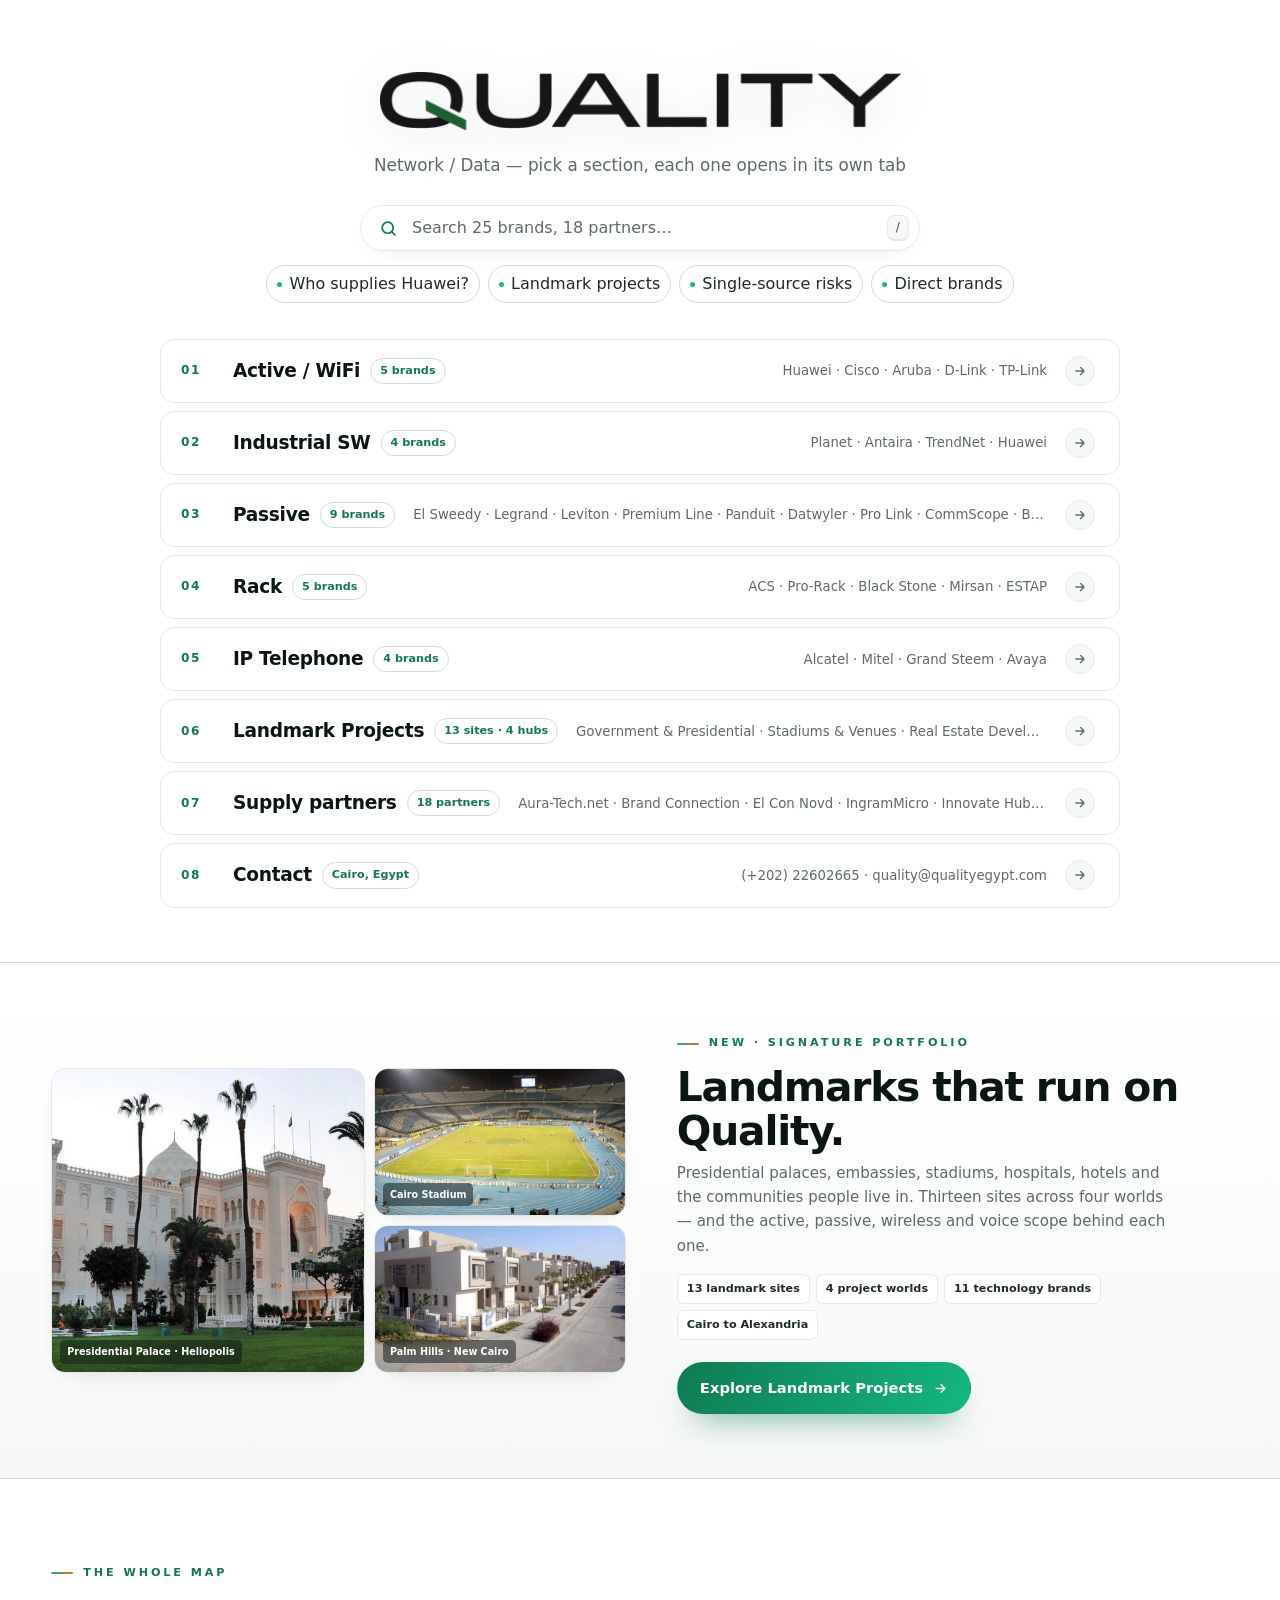
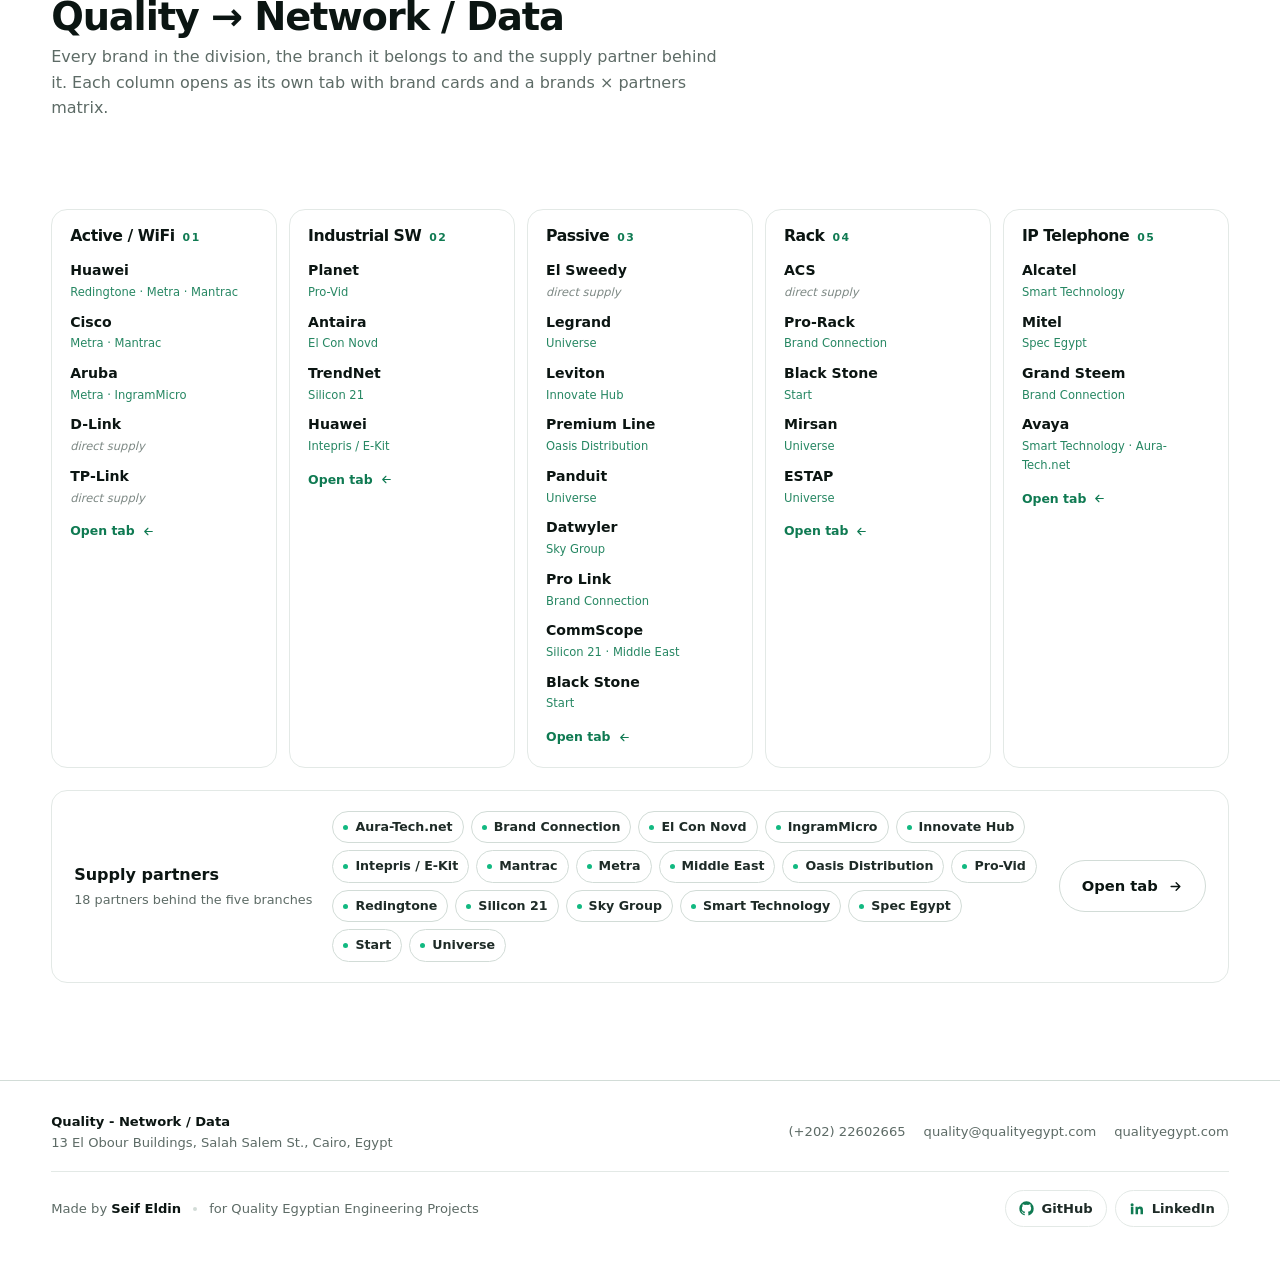
<file: index.html>
<!doctype html>
<html lang="en">
<head>
<meta charset="utf-8">
<meta name="viewport" content="width=device-width, initial-scale=1">
<title>Quality — Network / Data</title>
<meta name="description" content="Quality Network / Data: active and WiFi, industrial software, passive, rack and IP telephony — every brand and the supply partner behind it.">
<link rel="icon" href="assets/icon.svg" type="image/svg+xml">
<link rel="apple-touch-icon" href="assets/apple-touch-icon.png">
<link rel="stylesheet" href="assets/style.css?v=19">

<!-- seo -->
<meta name="theme-color" content="#0F7A52">
<link rel="canonical" href="https://seifmomo.github.io/quality-network-map/index.html">
<meta property="og:type" content="website">
<meta property="og:site_name" content="Quality Network / Data">
<meta property="og:title" content="Quality — Network / Data">
<meta property="og:description" content="Quality Network / Data: active and WiFi, industrial software, passive, rack and IP telephony — every brand and the supply partner behind it.">
<meta property="og:url" content="https://seifmomo.github.io/quality-network-map/index.html">
<meta property="og:image" content="https://seifmomo.github.io/quality-network-map/img/og.png">
<meta property="og:image:width" content="1200">
<meta property="og:image:height" content="630">
<meta name="twitter:card" content="summary_large_image">
<meta name="twitter:title" content="Quality — Network / Data">
<meta name="twitter:description" content="Quality Network / Data: active and WiFi, industrial software, passive, rack and IP telephony — every brand and the supply partner behind it.">
<meta name="twitter:image" content="https://seifmomo.github.io/quality-network-map/img/og.png">
<script type="application/ld+json">{"@context":"https://schema.org","@graph":[{"@type":"Organization","name":"Quality Egyptian Engineering Projects","alternateName":"Quality","url":"https://qualityegypt.com/","logo":"https://seifmomo.github.io/quality-network-map/img/quality-logo.png","foundingDate":"1985","telephone":"+20222602665","email":"quality@qualityegypt.com","address":{"@type":"PostalAddress","streetAddress":"13 El Obour Buildings, Salah Salem St.","addressLocality":"Cairo","addressCountry":"EG"},"sameAs":["https://www.linkedin.com/company/quality-egy/","https://www.facebook.com/egyptian.engineering.projects"]},{"@type":"WebSite","name":"Quality Network / Data","url":"https://seifmomo.github.io/quality-network-map/","description":"Every brand in the Quality Network / Data division and the supply partner behind it."}]}</script>
</head>
<body data-page="home">

<div class="prog" id="prog"></div>
<header class="bar" id="bar"></header>
<div class="mob" id="mob"></div>

<main>
  <section class="hero">
    <img class="hero-logo" src="img/quality-logo.png" alt="Quality Egyptian Engineering Projects">
    <p class="hero-line" id="heroline">Network / Data — pick a section, each one opens in its own tab</p>

    <div class="hero-search">
      <svg viewBox="0 0 24 24" fill="none" stroke="currentColor" stroke-width="2.2" stroke-linecap="round"><circle cx="11" cy="11" r="7"/><path d="m20 20-3.5-3.5"/></svg>
      <input id="heroq" type="search" autocomplete="off" aria-label="Search brands, partners and projects" placeholder="Search brands, partners and projects…">
      <kbd>/</kbd>
    </div>

    <div class="hero-chips">
      <button type="button" class="chip q" data-q="Huawei">Who supplies Huawei?</button>
      <button type="button" class="chip q" data-go="projects.html">Landmark projects</button>
      <button type="button" class="chip q" data-go="supply.html#insights">Single-source risks</button>
      <button type="button" class="chip q" data-go="supply.html#direct">Direct brands</button>
    </div>

    <nav class="chooser" id="nodes" aria-label="Sections"></nav>
    <div class="filterbar" id="filterbar" hidden></div>
  </section>

  <section class="lp-band">
    <div class="wrap lp-band-in">
      <div class="lp-band-photos" data-fade>
        <figure class="big">
          <img src="img/projects/presidential-palace.jpg" alt="Presidential Palace, Heliopolis" loading="lazy">
          <figcaption>Presidential Palace · Heliopolis</figcaption>
        </figure>
        <figure>
          <img src="img/projects/cairo-stadium-card.jpg" alt="Cairo International Stadium" loading="lazy">
          <figcaption>Cairo Stadium</figcaption>
        </figure>
        <figure>
          <img src="img/projects/palm-hills.jpg" alt="Palm Hills New Cairo" loading="lazy">
          <figcaption>Palm Hills · New Cairo</figcaption>
        </figure>
      </div>
      <div>
        <span class="eyebrow" data-fade>New · Signature portfolio</span>
        <h2 data-fade>Landmarks that run on Quality.</h2>
        <p data-fade>Presidential palaces, embassies, stadiums, hospitals, hotels and the communities people live in. Thirteen sites across four worlds — and the active, passive, wireless and voice scope behind each one.</p>
        <div class="lp-meta" data-fade>
          <span>13 landmark sites</span>
          <span>4 project worlds</span>
          <span>11 technology brands</span>
          <span>Cairo to Alexandria</span>
        </div>
        <a class="btn btn-p" href="projects.html">Explore Landmark Projects
          <svg viewBox="0 0 24 24" fill="none" stroke="currentColor" stroke-width="2.2" stroke-linecap="round" stroke-linejoin="round"><path d="M5 12h14M13 6l6 6-6 6"/></svg>
        </a>
      </div>
    </div>
  </section>

  <section class="section alt">
    <div class="wrap">
      <span class="eyebrow" data-fade>The whole map</span>
      <h2 style="font-size:clamp(1.6rem,3.4vw,2.4rem);margin:14px 0 6px" data-fade>Quality → Network / Data</h2>
      <p class="muted" style="max-width:66ch;margin-bottom:26px" data-fade>Every brand in the division, the branch it belongs to and the supply partner behind it. Each column opens as its own tab with brand cards and a brands × partners matrix.</p>
      <p class="insight" id="insight" data-fade></p>
      <div class="ov" id="ov"></div>

      <div class="band" data-fade>
        <div class="band-txt">
          <b>Supply partners</b>
          <span id="bandcount"></span>
        </div>
        <div class="chips" id="bandchips"></div>
        <a class="btn btn-o" href="supply.html">Open tab
          <svg viewBox="0 0 24 24" fill="none" stroke="currentColor" stroke-width="2.2" stroke-linecap="round" stroke-linejoin="round"><path d="M5 12h14M13 6l6 6-6 6"/></svg>
        </a>
      </div>
    </div>
  </section>
</main>

<footer class="foot" id="foot"></footer>

<script src="assets/data.js?v=19"></script>
<script src="assets/app.js?v=19"></script>
</body>
</html>
</file>
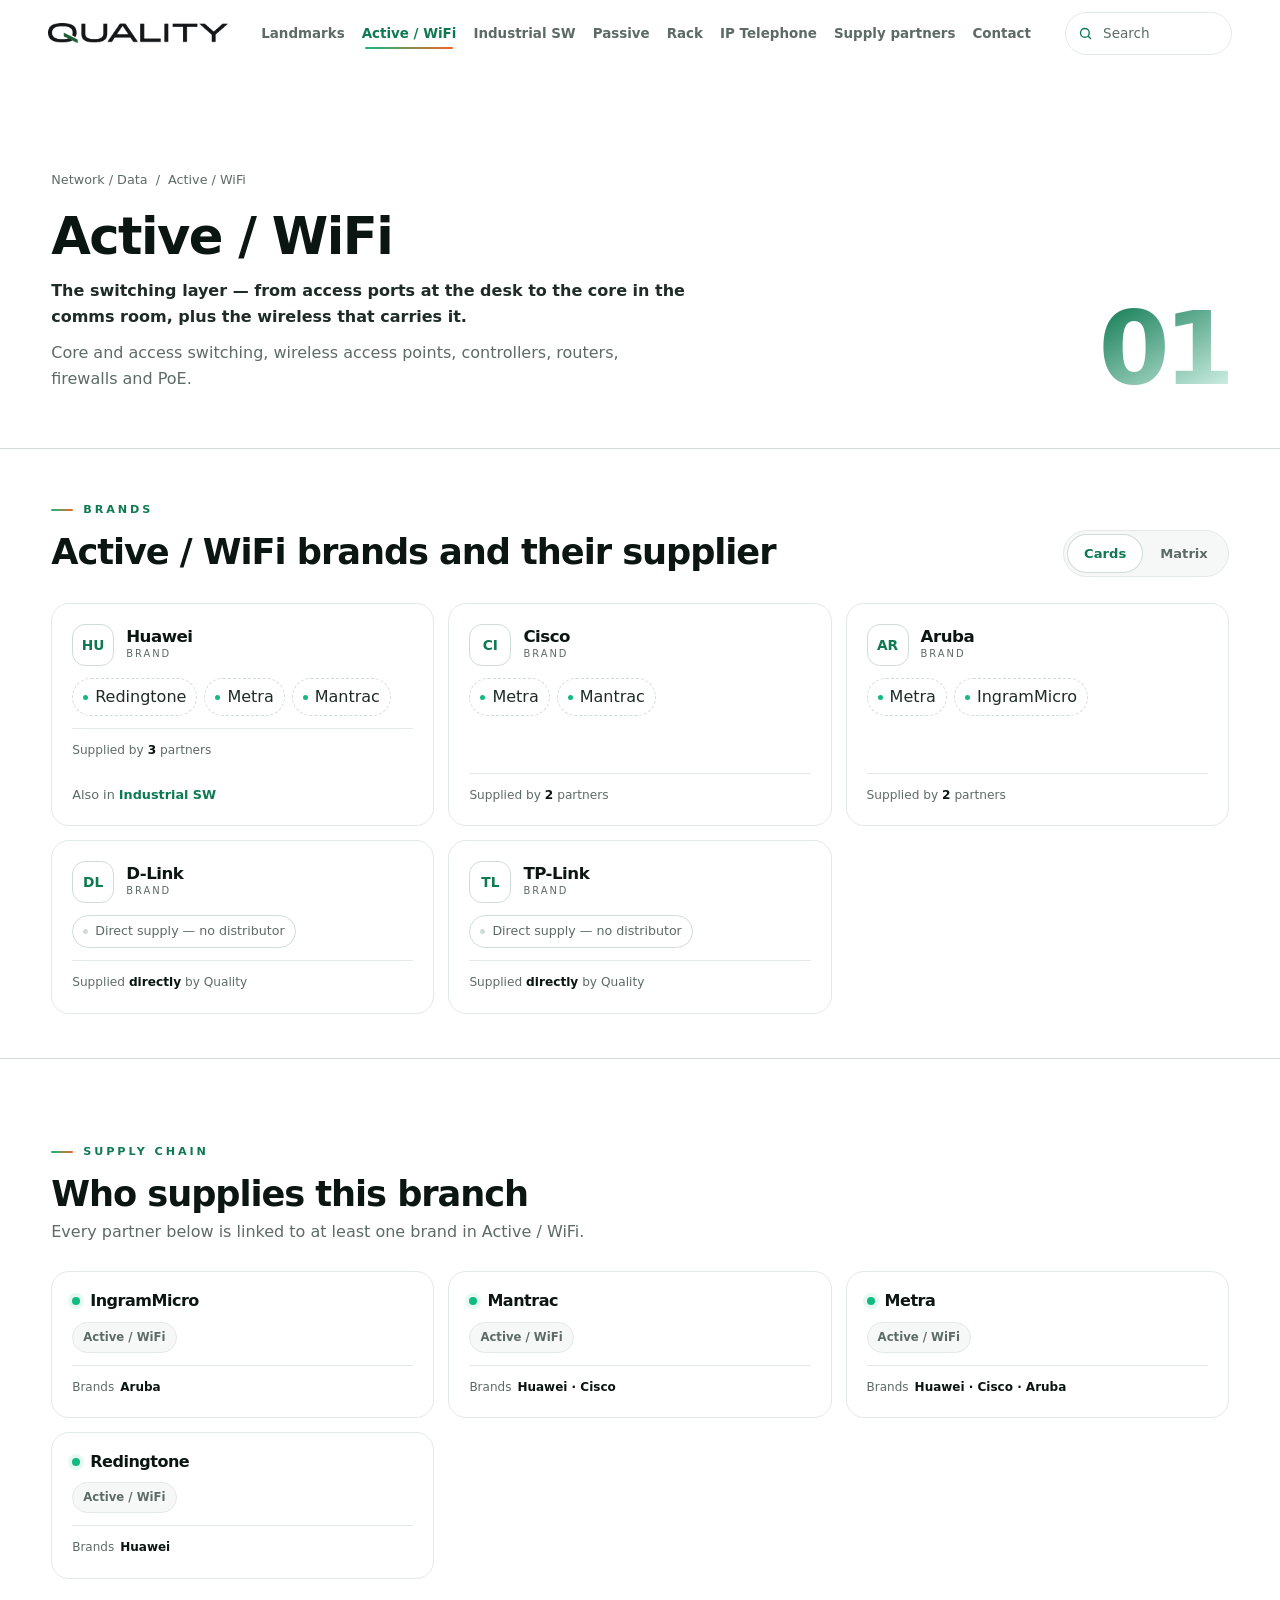
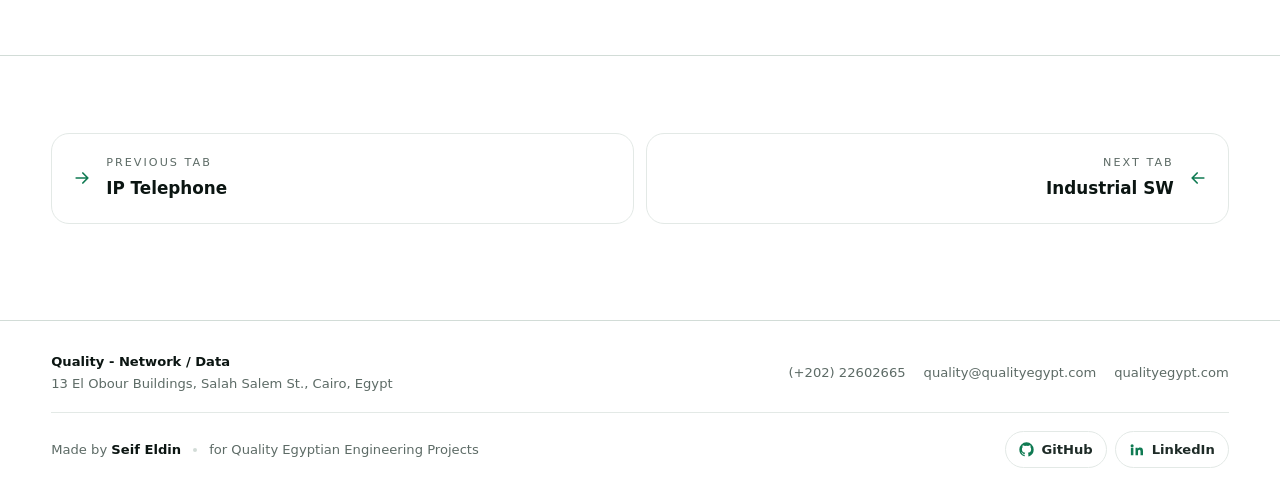
<file: active.html>
<!doctype html>
<html lang="en">
<head>
<meta charset="utf-8">
<meta name="viewport" content="width=device-width, initial-scale=1">
<title>Active / WiFi — Quality Network / Data</title>
<meta name="description" content="Huawei, Cisco, Aruba, D-Link and TP-Link switching and wireless — with the partner behind each line.">
<link rel="icon" href="assets/icon.svg" type="image/svg+xml">
<link rel="apple-touch-icon" href="assets/apple-touch-icon.png">
<link rel="stylesheet" href="assets/style.css?v=19">

<!-- seo -->
<meta name="theme-color" content="#0F7A52">
<link rel="canonical" href="https://seifmomo.github.io/quality-network-map/active.html">
<meta property="og:type" content="website">
<meta property="og:site_name" content="Quality Network / Data">
<meta property="og:title" content="Active / WiFi — Quality Network / Data">
<meta property="og:description" content="Huawei, Cisco, Aruba, D-Link and TP-Link switching and wireless — with the partner behind each line.">
<meta property="og:url" content="https://seifmomo.github.io/quality-network-map/active.html">
<meta property="og:image" content="https://seifmomo.github.io/quality-network-map/img/og.png">
<meta property="og:image:width" content="1200">
<meta property="og:image:height" content="630">
<meta name="twitter:card" content="summary_large_image">
<meta name="twitter:title" content="Active / WiFi — Quality Network / Data">
<meta name="twitter:description" content="Huawei, Cisco, Aruba, D-Link and TP-Link switching and wireless — with the partner behind each line.">
<meta name="twitter:image" content="https://seifmomo.github.io/quality-network-map/img/og.png">
</head>
<body data-page="active">

<div class="prog" id="prog"></div>
<header class="bar" id="bar"></header>
<div class="mob" id="mob"></div>

<main>
  <section class="phero" id="phero"></section>
  <div id="body"></div>
</main>

<footer class="foot" id="foot"></footer>

<script src="assets/data.js?v=19"></script>
<script src="assets/app.js?v=19"></script>
</body>
</html>
</file>
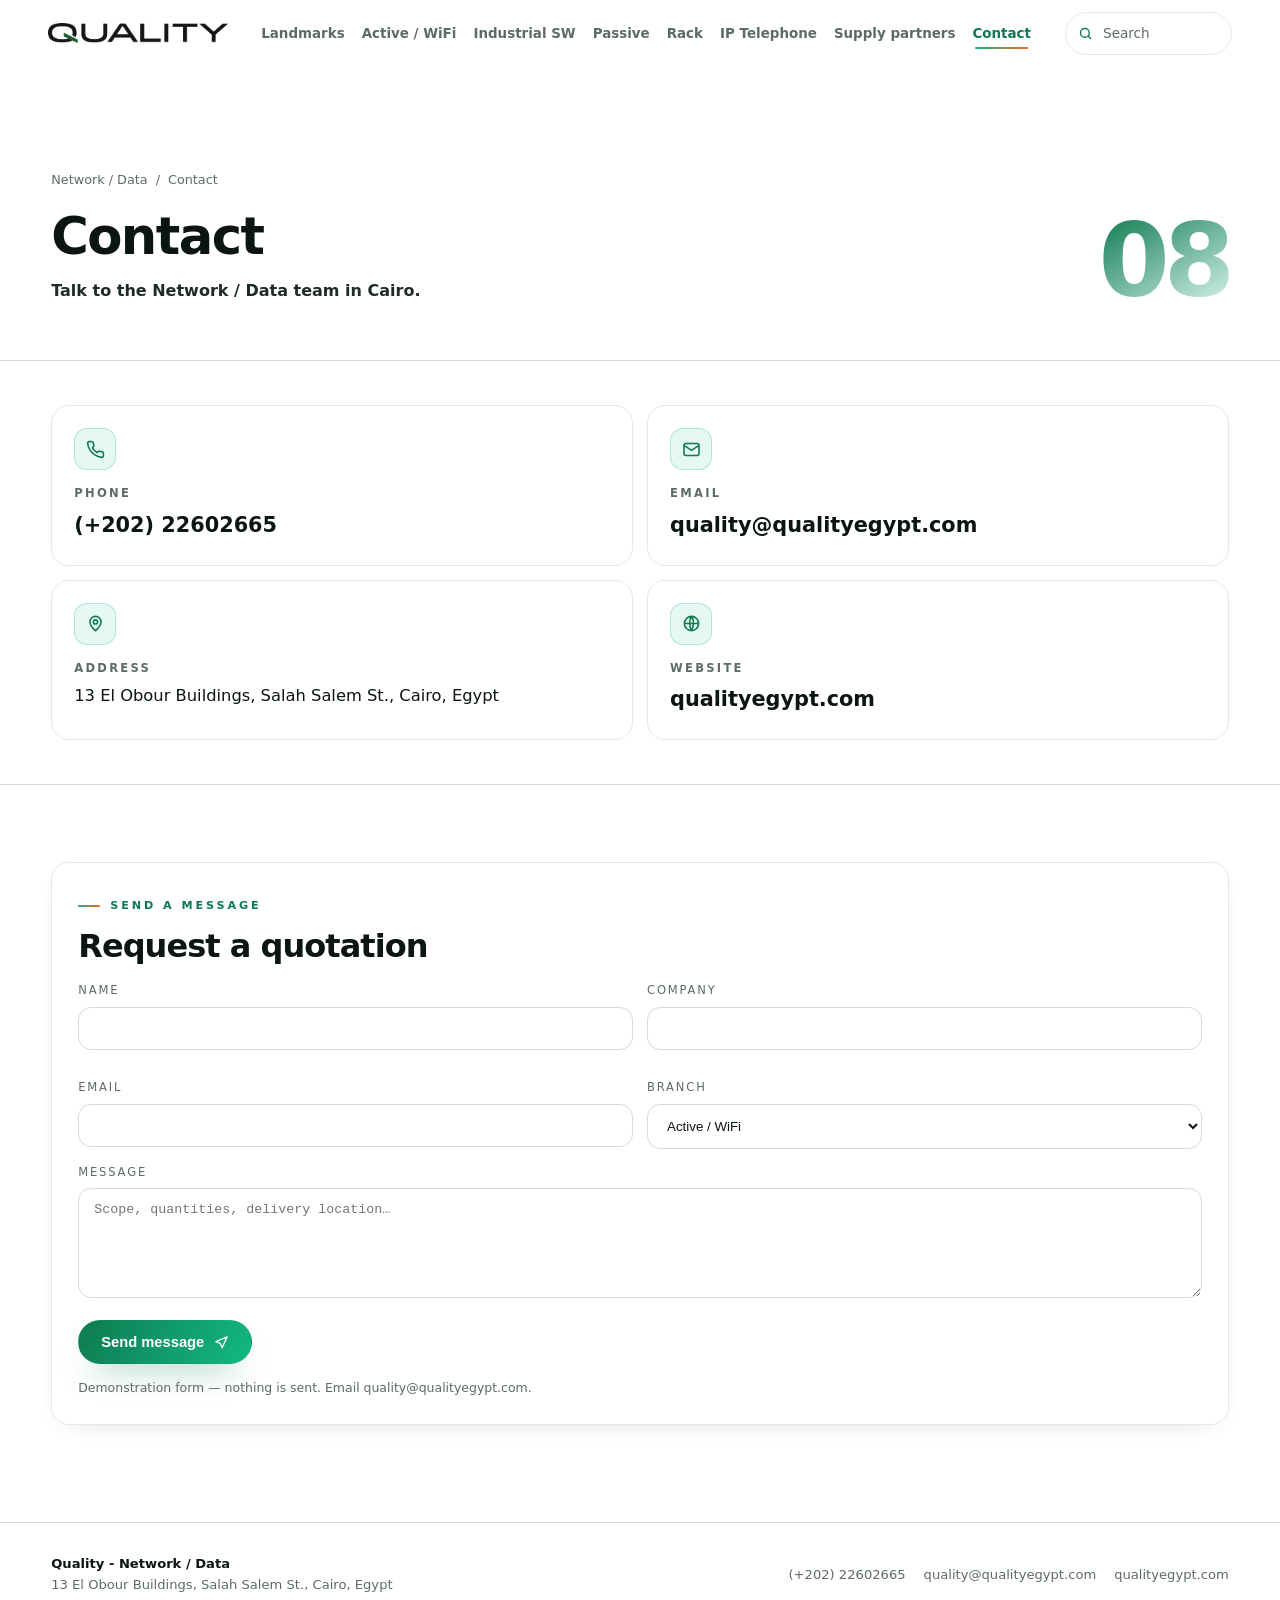
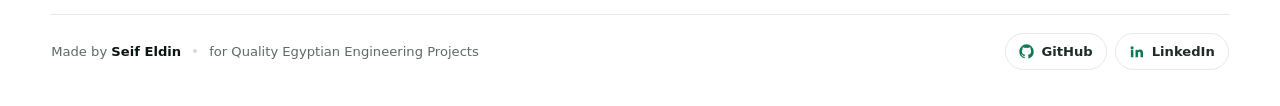
<file: contact.html>
<!doctype html>
<html lang="en">
<head>
<meta charset="utf-8">
<meta name="viewport" content="width=device-width, initial-scale=1">
<title>Contact — Quality Network / Data</title>
<meta name="description" content="Contact the Quality Network / Data team in Cairo by phone or email.">
<link rel="icon" href="assets/icon.svg" type="image/svg+xml">
<link rel="apple-touch-icon" href="assets/apple-touch-icon.png">
<link rel="stylesheet" href="assets/style.css?v=19">

<!-- seo -->
<meta name="theme-color" content="#0F7A52">
<link rel="canonical" href="https://seifmomo.github.io/quality-network-map/contact.html">
<meta property="og:type" content="website">
<meta property="og:site_name" content="Quality Network / Data">
<meta property="og:title" content="Contact — Quality Network / Data">
<meta property="og:description" content="Contact the Quality Network / Data team in Cairo by phone or email.">
<meta property="og:url" content="https://seifmomo.github.io/quality-network-map/contact.html">
<meta property="og:image" content="https://seifmomo.github.io/quality-network-map/img/og.png">
<meta property="og:image:width" content="1200">
<meta property="og:image:height" content="630">
<meta name="twitter:card" content="summary_large_image">
<meta name="twitter:title" content="Contact — Quality Network / Data">
<meta name="twitter:description" content="Contact the Quality Network / Data team in Cairo by phone or email.">
<meta name="twitter:image" content="https://seifmomo.github.io/quality-network-map/img/og.png">
</head>
<body data-page="contact">

<div class="prog" id="prog"></div>
<header class="bar" id="bar"></header>
<div class="mob" id="mob"></div>

<main>
  <section class="phero" id="phero"></section>
  <div id="body"></div>
</main>

<footer class="foot" id="foot"></footer>

<script src="assets/data.js?v=19"></script>
<script src="assets/app.js?v=19"></script>
</body>
</html>
</file>
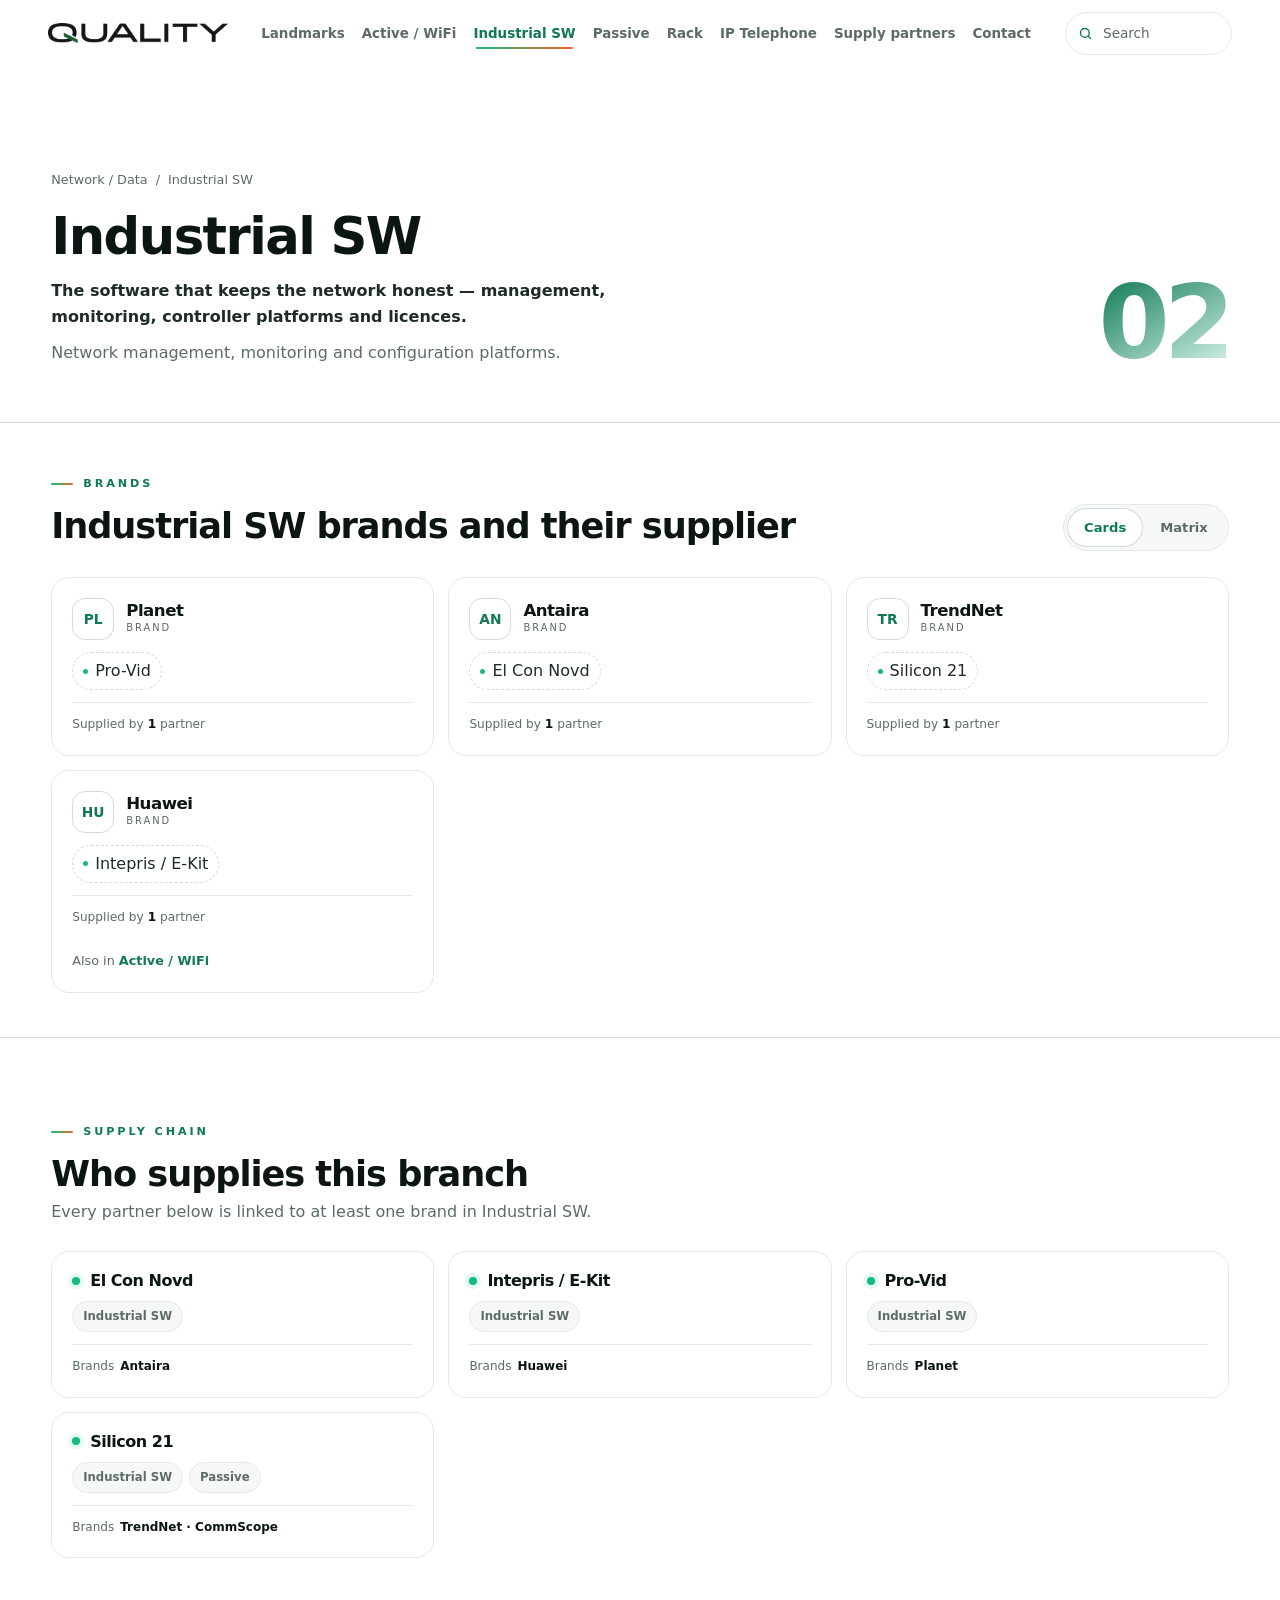
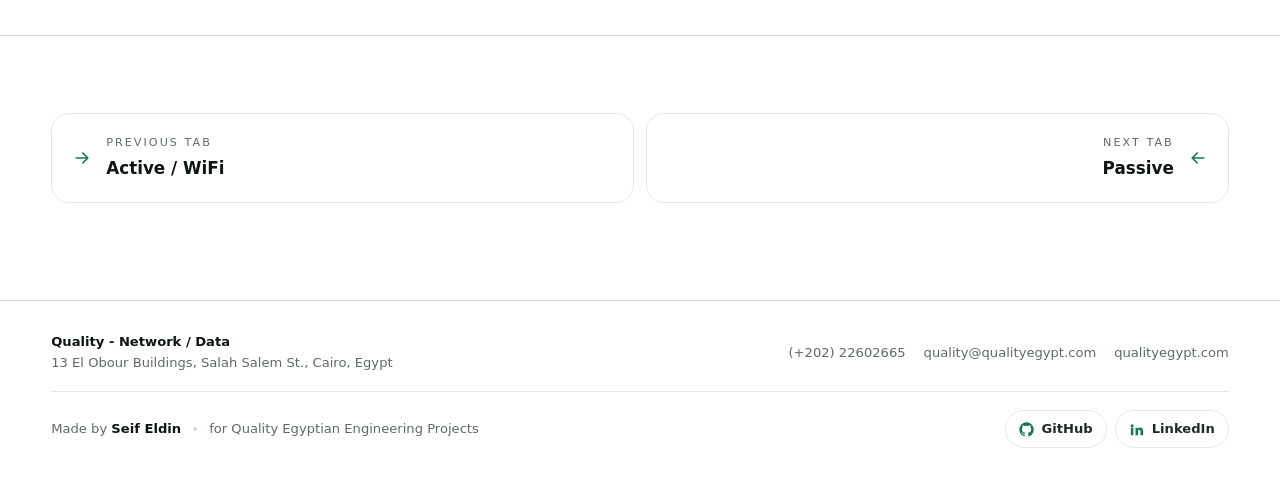
<file: industrial.html>
<!doctype html>
<html lang="en">
<head>
<meta charset="utf-8">
<meta name="viewport" content="width=device-width, initial-scale=1">
<title>Industrial SW — Quality Network / Data</title>
<meta name="description" content="Planet, Antaira, TrendNet and Huawei industrial network software and management platforms.">
<link rel="icon" href="assets/icon.svg" type="image/svg+xml">
<link rel="apple-touch-icon" href="assets/apple-touch-icon.png">
<link rel="stylesheet" href="assets/style.css?v=19">

<!-- seo -->
<meta name="theme-color" content="#0F7A52">
<link rel="canonical" href="https://seifmomo.github.io/quality-network-map/industrial.html">
<meta property="og:type" content="website">
<meta property="og:site_name" content="Quality Network / Data">
<meta property="og:title" content="Industrial SW — Quality Network / Data">
<meta property="og:description" content="Planet, Antaira, TrendNet and Huawei industrial network software and management platforms.">
<meta property="og:url" content="https://seifmomo.github.io/quality-network-map/industrial.html">
<meta property="og:image" content="https://seifmomo.github.io/quality-network-map/img/og.png">
<meta property="og:image:width" content="1200">
<meta property="og:image:height" content="630">
<meta name="twitter:card" content="summary_large_image">
<meta name="twitter:title" content="Industrial SW — Quality Network / Data">
<meta name="twitter:description" content="Planet, Antaira, TrendNet and Huawei industrial network software and management platforms.">
<meta name="twitter:image" content="https://seifmomo.github.io/quality-network-map/img/og.png">
</head>
<body data-page="industrial">

<div class="prog" id="prog"></div>
<header class="bar" id="bar"></header>
<div class="mob" id="mob"></div>

<main>
  <section class="phero" id="phero"></section>
  <div id="body"></div>
</main>

<footer class="foot" id="foot"></footer>

<script src="assets/data.js?v=19"></script>
<script src="assets/app.js?v=19"></script>
</body>
</html>
</file>
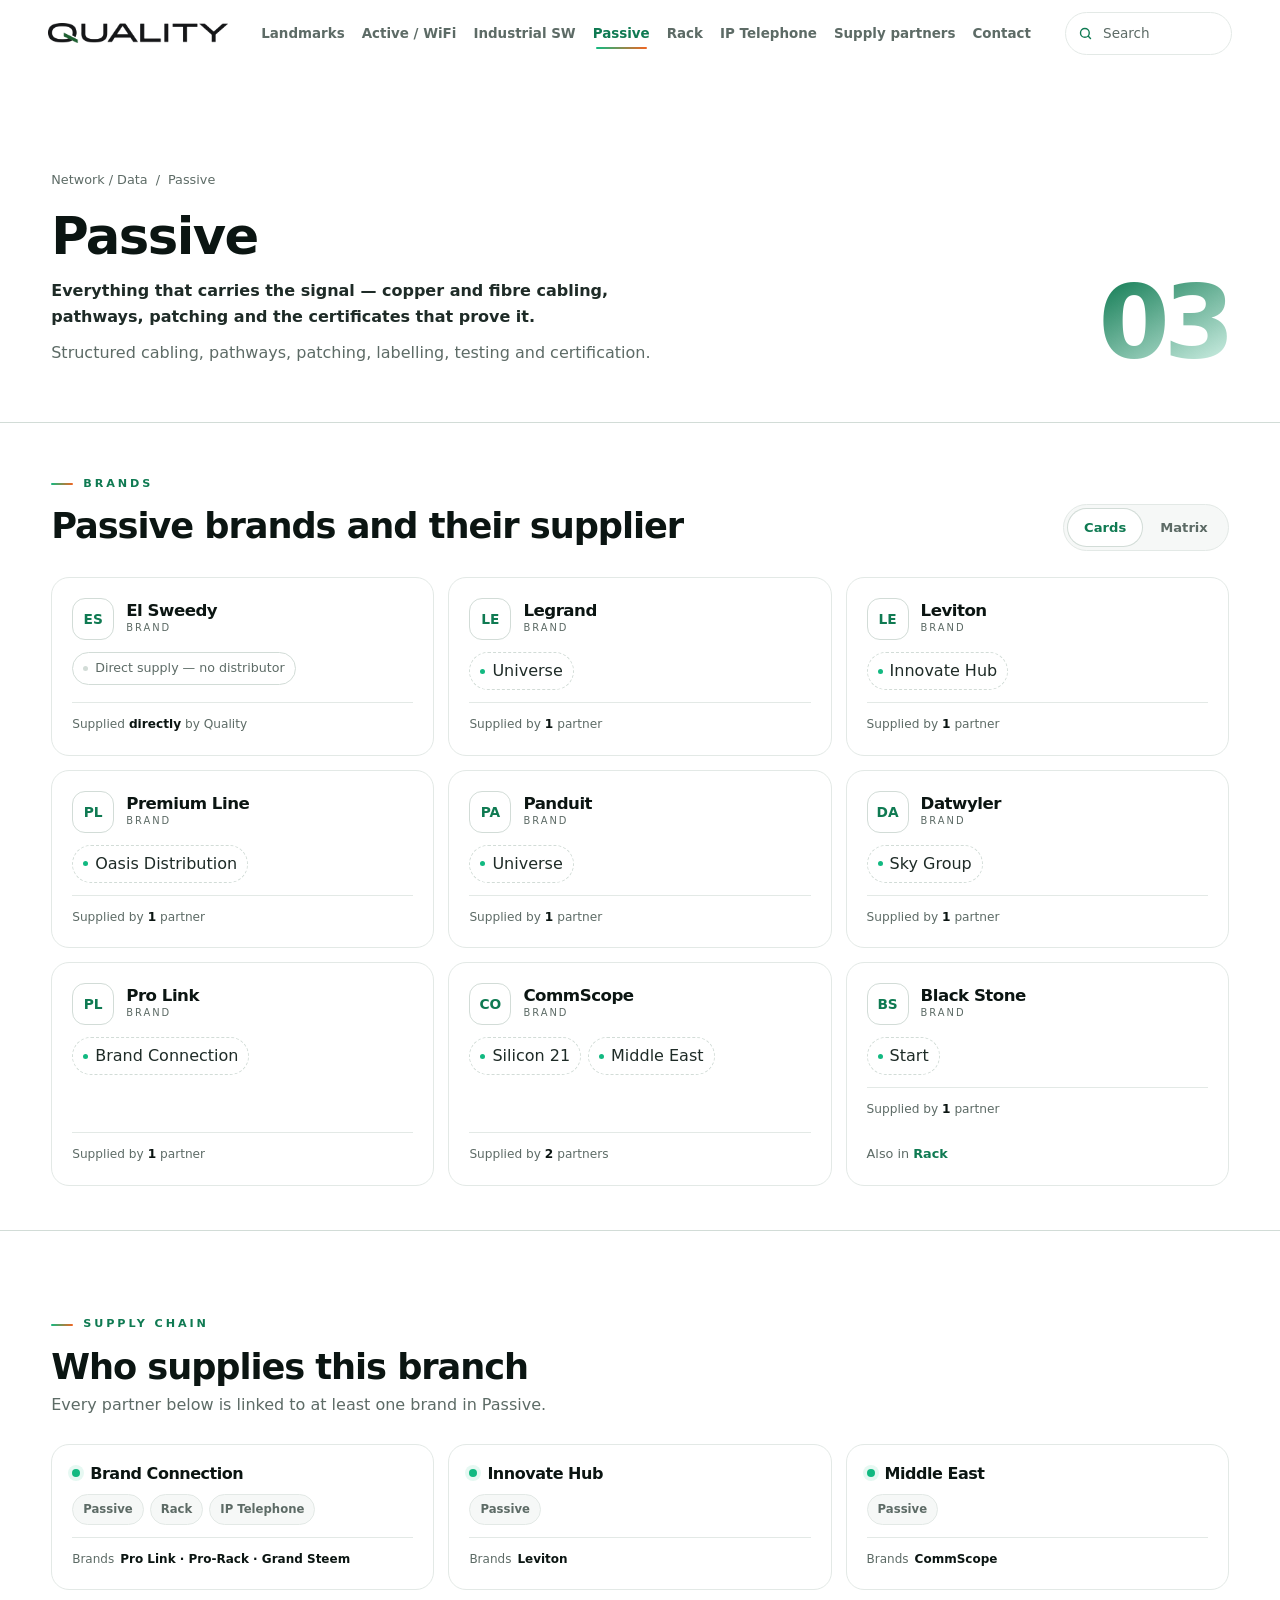
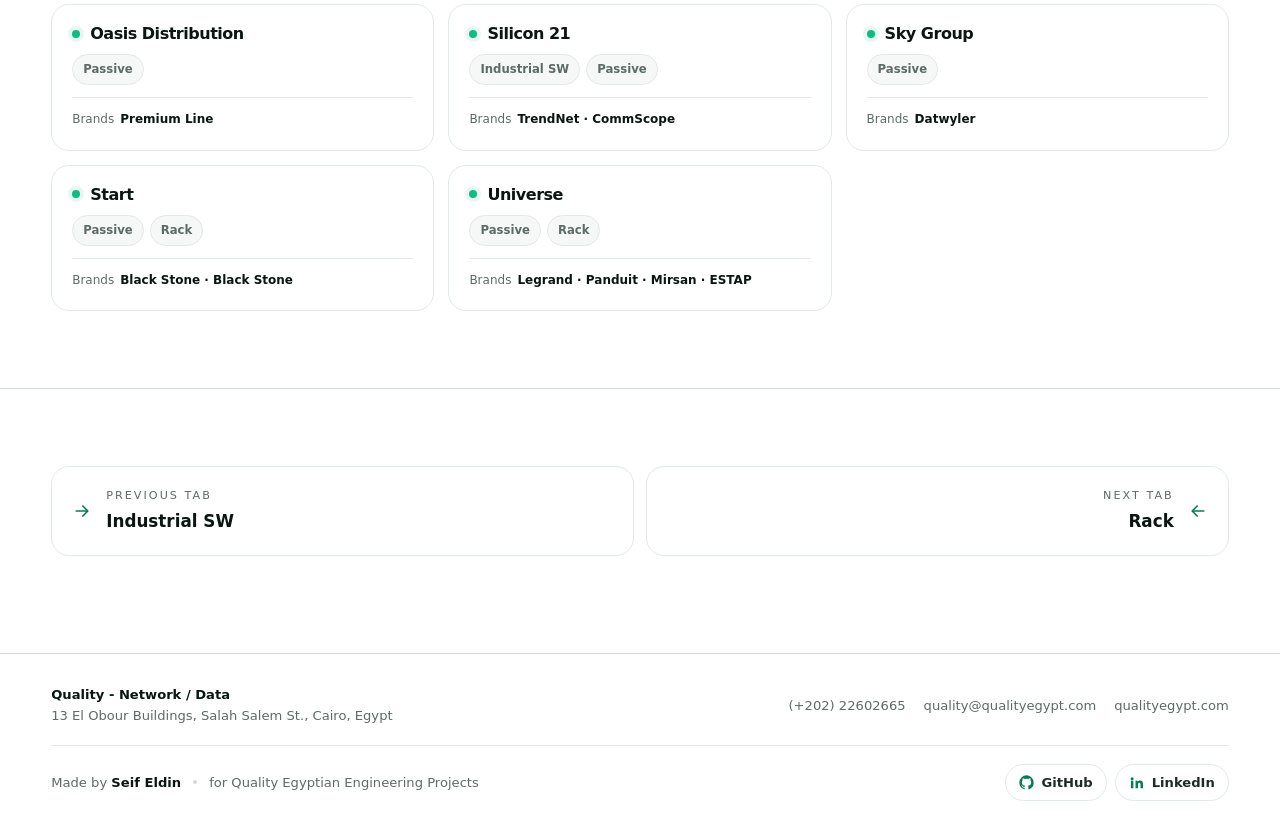
<file: passive.html>
<!doctype html>
<html lang="en">
<head>
<meta charset="utf-8">
<meta name="viewport" content="width=device-width, initial-scale=1">
<title>Passive — Quality Network / Data</title>
<meta name="description" content="Structured cabling, pathways and patching: Legrand, Panduit, Datwyler, CommScope, Leviton and more.">
<link rel="icon" href="assets/icon.svg" type="image/svg+xml">
<link rel="apple-touch-icon" href="assets/apple-touch-icon.png">
<link rel="stylesheet" href="assets/style.css?v=19">

<!-- seo -->
<meta name="theme-color" content="#0F7A52">
<link rel="canonical" href="https://seifmomo.github.io/quality-network-map/passive.html">
<meta property="og:type" content="website">
<meta property="og:site_name" content="Quality Network / Data">
<meta property="og:title" content="Passive — Quality Network / Data">
<meta property="og:description" content="Structured cabling, pathways and patching: Legrand, Panduit, Datwyler, CommScope, Leviton and more.">
<meta property="og:url" content="https://seifmomo.github.io/quality-network-map/passive.html">
<meta property="og:image" content="https://seifmomo.github.io/quality-network-map/img/og.png">
<meta property="og:image:width" content="1200">
<meta property="og:image:height" content="630">
<meta name="twitter:card" content="summary_large_image">
<meta name="twitter:title" content="Passive — Quality Network / Data">
<meta name="twitter:description" content="Structured cabling, pathways and patching: Legrand, Panduit, Datwyler, CommScope, Leviton and more.">
<meta name="twitter:image" content="https://seifmomo.github.io/quality-network-map/img/og.png">
</head>
<body data-page="passive">

<div class="prog" id="prog"></div>
<header class="bar" id="bar"></header>
<div class="mob" id="mob"></div>

<main>
  <section class="phero" id="phero"></section>
  <div id="body"></div>
</main>

<footer class="foot" id="foot"></footer>

<script src="assets/data.js?v=19"></script>
<script src="assets/app.js?v=19"></script>
</body>
</html>
</file>
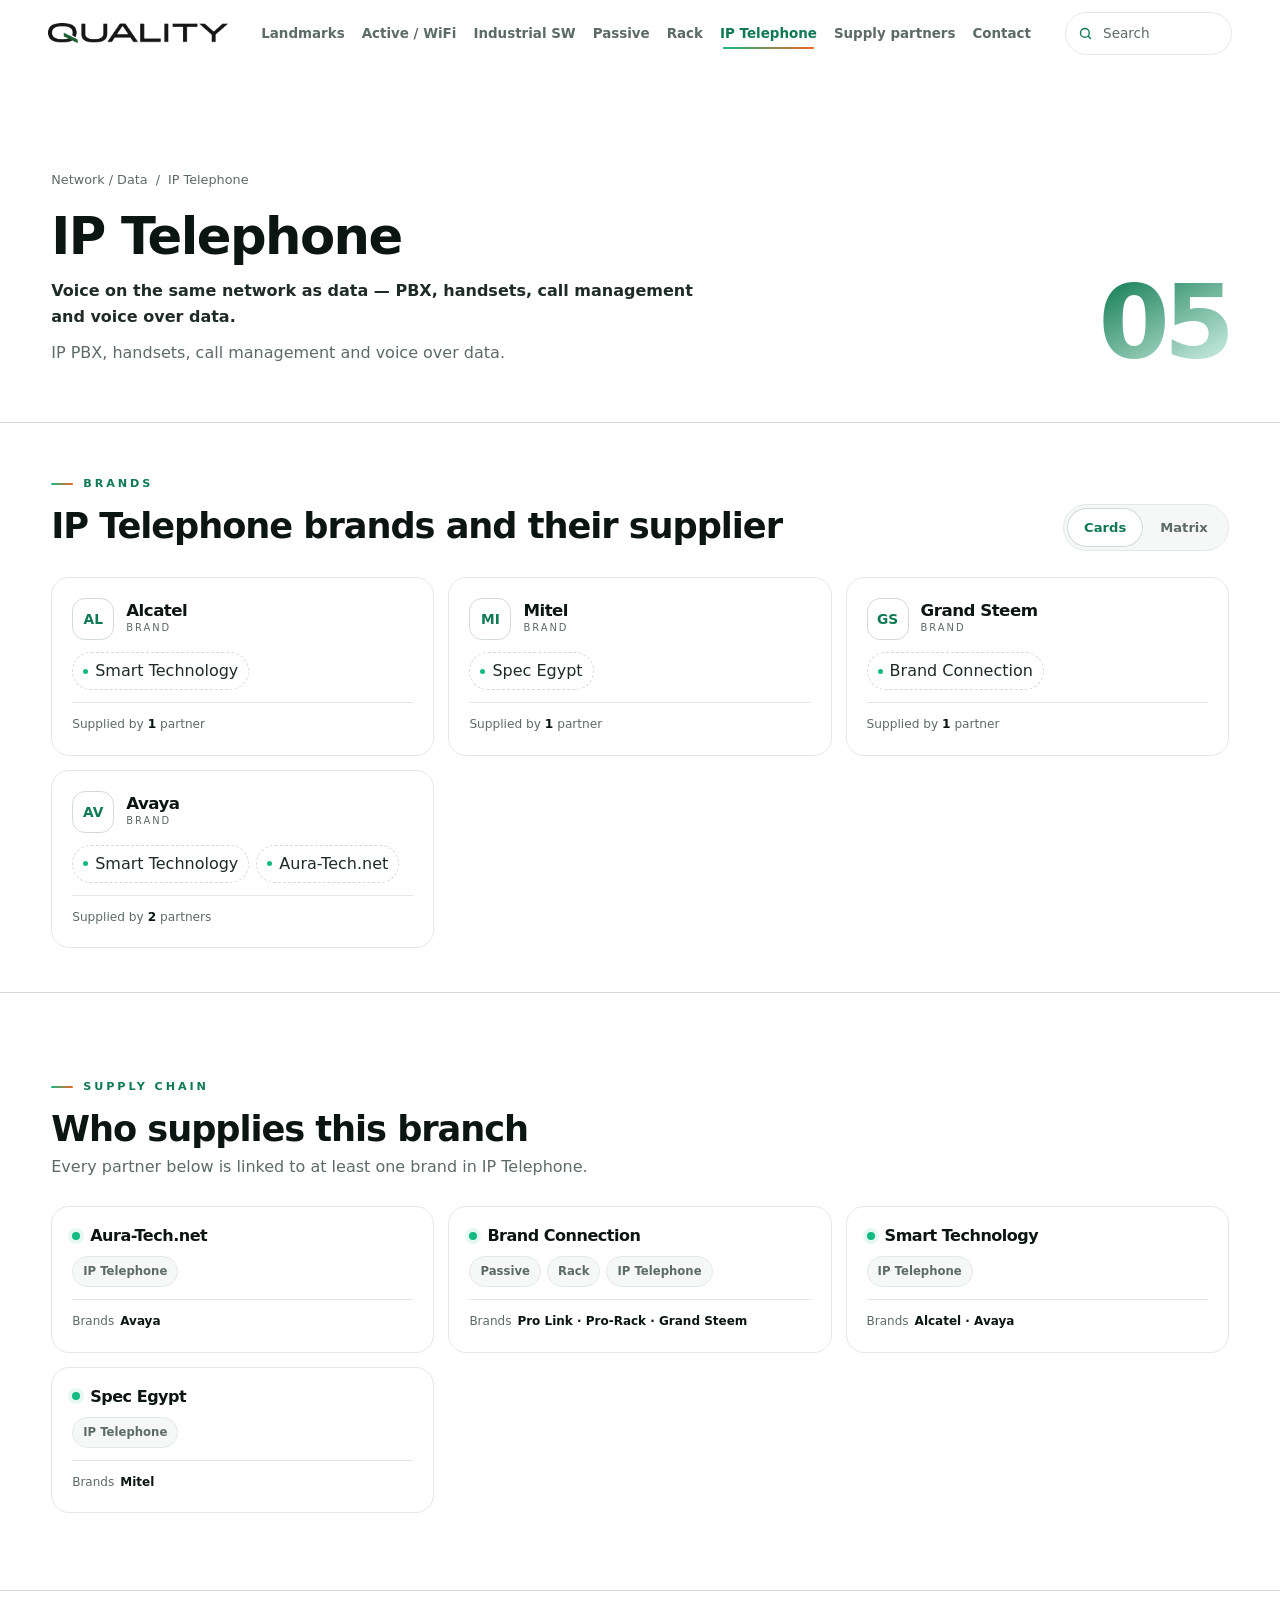
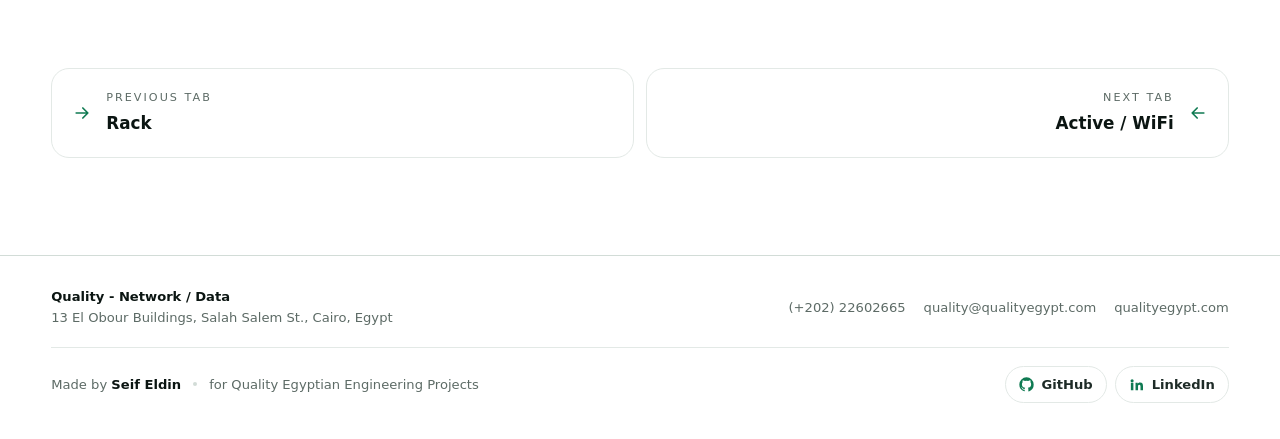
<file: phone.html>
<!doctype html>
<html lang="en">
<head>
<meta charset="utf-8">
<meta name="viewport" content="width=device-width, initial-scale=1">
<title>IP Telephone — Quality Network / Data</title>
<meta name="description" content="Alcatel, Mitel, Grand Steem and Avaya IP telephony — PBX, handsets and call management.">
<link rel="icon" href="assets/icon.svg" type="image/svg+xml">
<link rel="apple-touch-icon" href="assets/apple-touch-icon.png">
<link rel="stylesheet" href="assets/style.css?v=19">

<!-- seo -->
<meta name="theme-color" content="#0F7A52">
<link rel="canonical" href="https://seifmomo.github.io/quality-network-map/phone.html">
<meta property="og:type" content="website">
<meta property="og:site_name" content="Quality Network / Data">
<meta property="og:title" content="IP Telephone — Quality Network / Data">
<meta property="og:description" content="Alcatel, Mitel, Grand Steem and Avaya IP telephony — PBX, handsets and call management.">
<meta property="og:url" content="https://seifmomo.github.io/quality-network-map/phone.html">
<meta property="og:image" content="https://seifmomo.github.io/quality-network-map/img/og.png">
<meta property="og:image:width" content="1200">
<meta property="og:image:height" content="630">
<meta name="twitter:card" content="summary_large_image">
<meta name="twitter:title" content="IP Telephone — Quality Network / Data">
<meta name="twitter:description" content="Alcatel, Mitel, Grand Steem and Avaya IP telephony — PBX, handsets and call management.">
<meta name="twitter:image" content="https://seifmomo.github.io/quality-network-map/img/og.png">
</head>
<body data-page="phone">

<div class="prog" id="prog"></div>
<header class="bar" id="bar"></header>
<div class="mob" id="mob"></div>

<main>
  <section class="phero" id="phero"></section>
  <div id="body"></div>
</main>

<footer class="foot" id="foot"></footer>

<script src="assets/data.js?v=19"></script>
<script src="assets/app.js?v=19"></script>
</body>
</html>
</file>
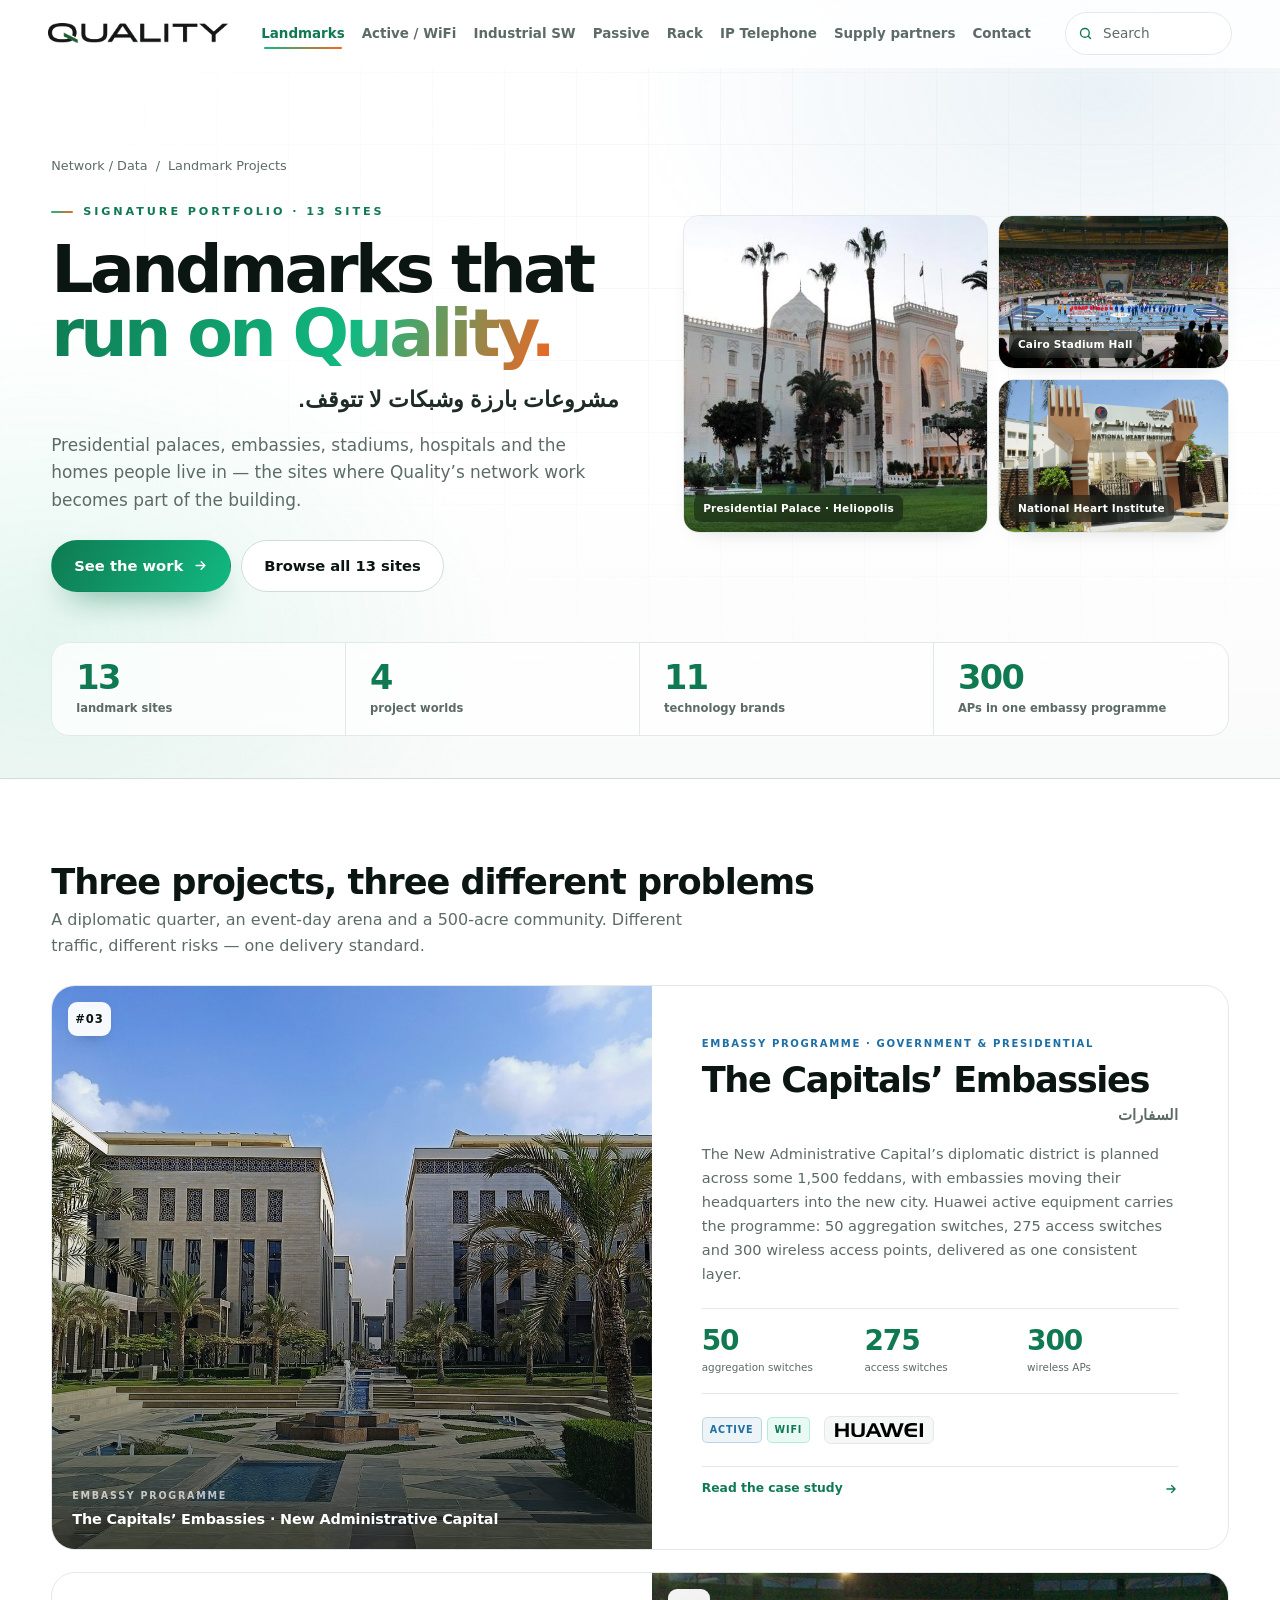
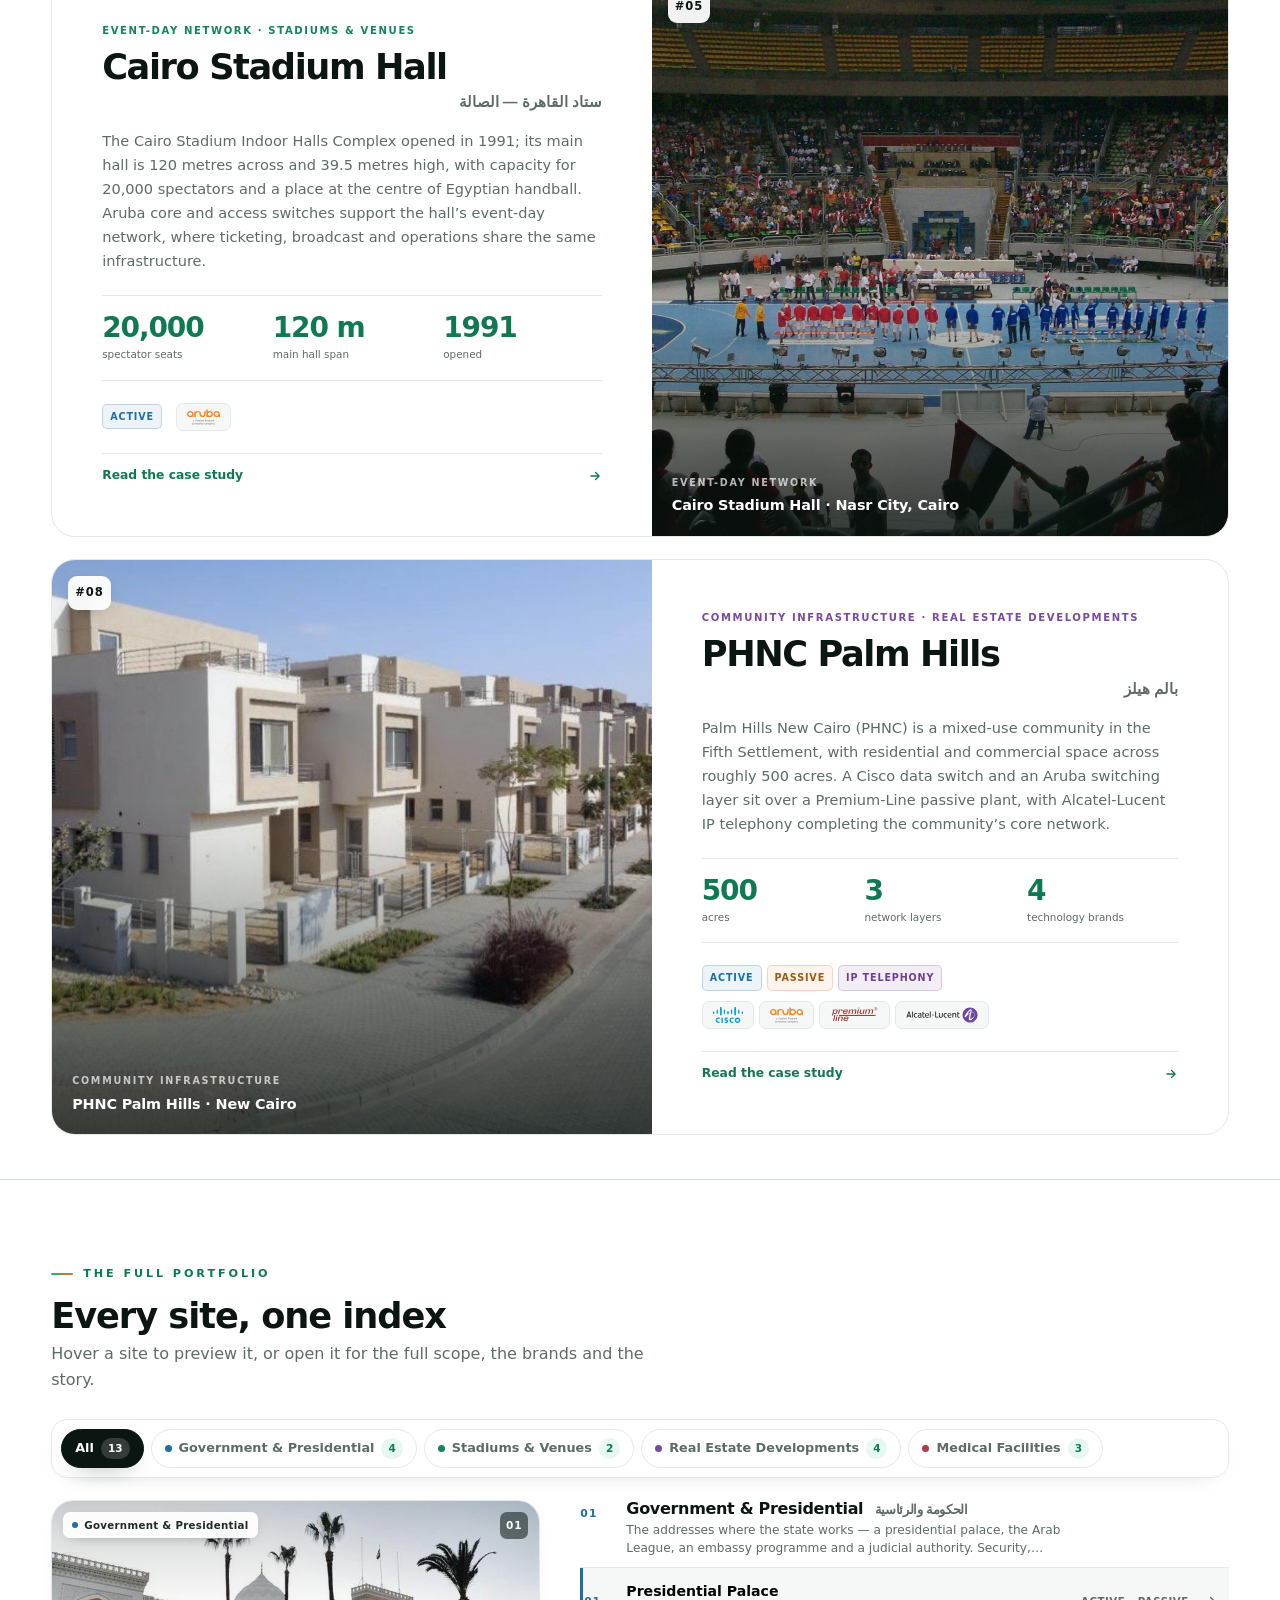
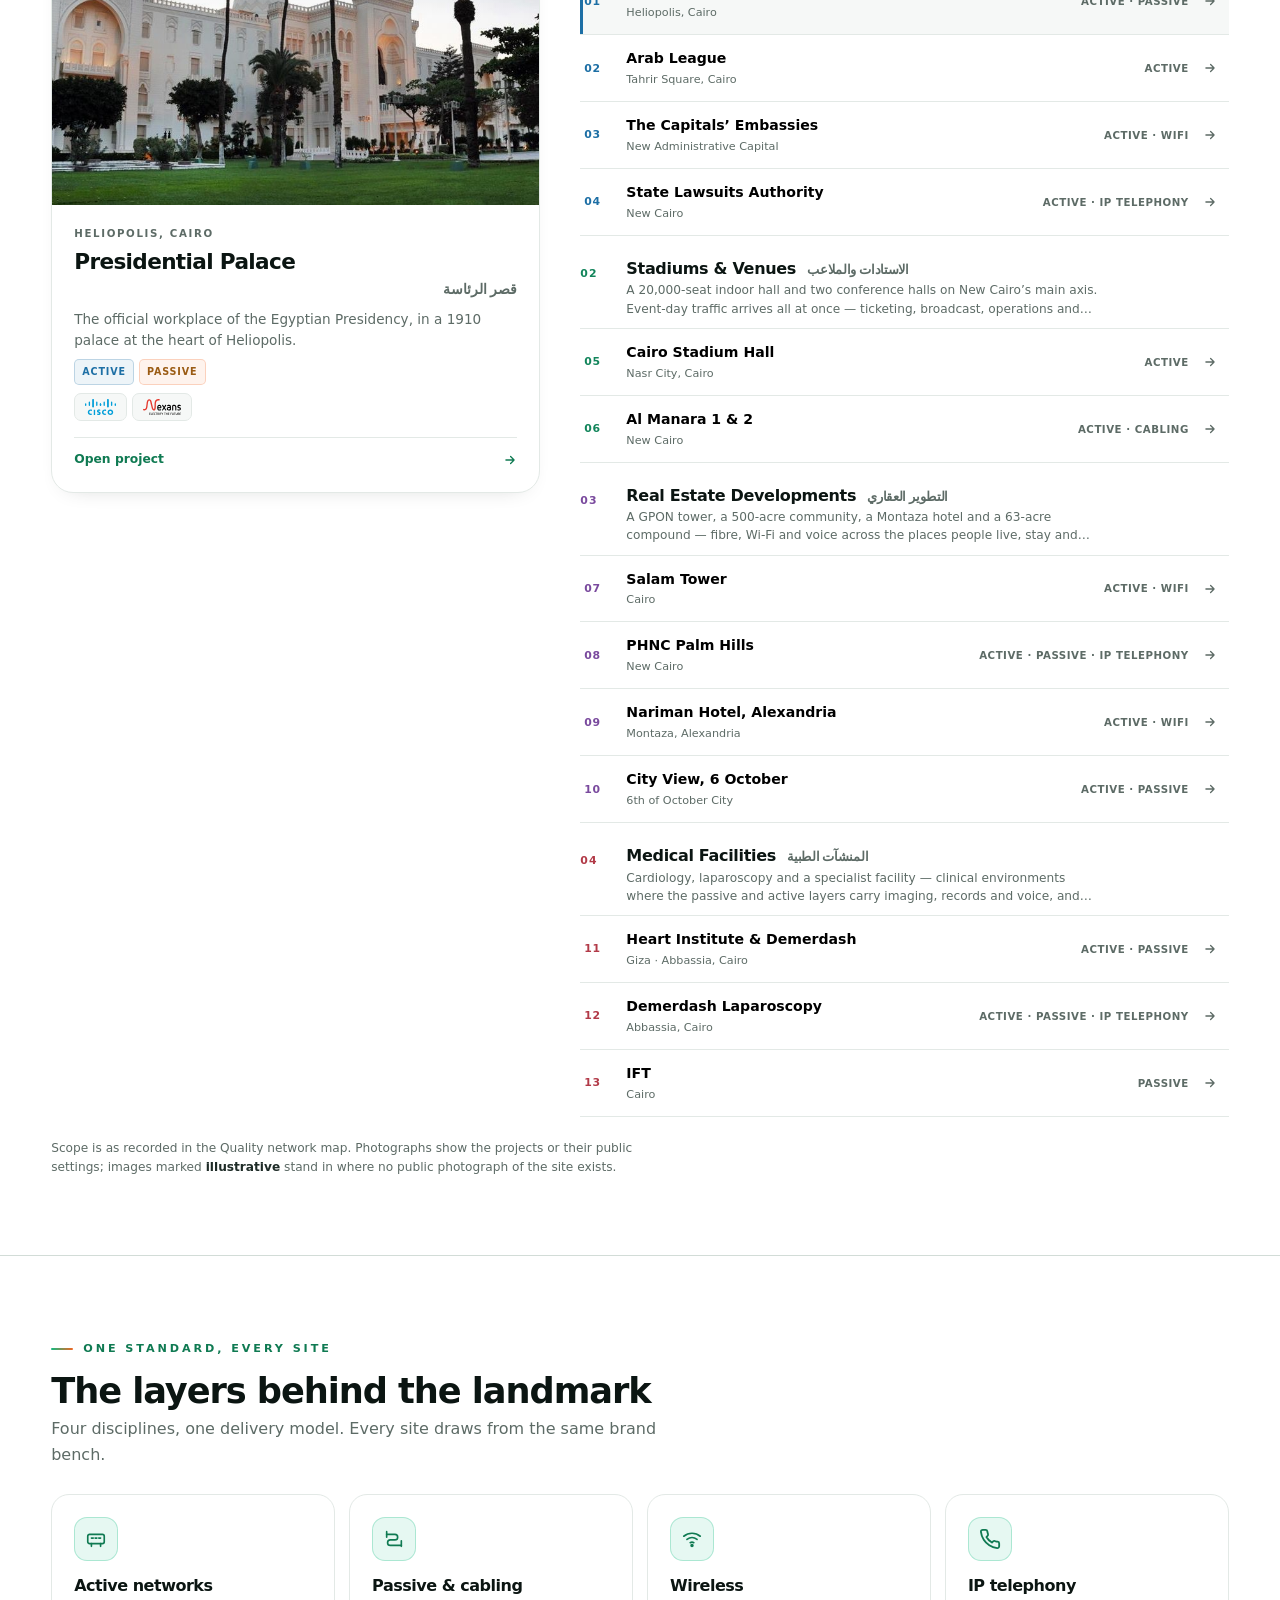
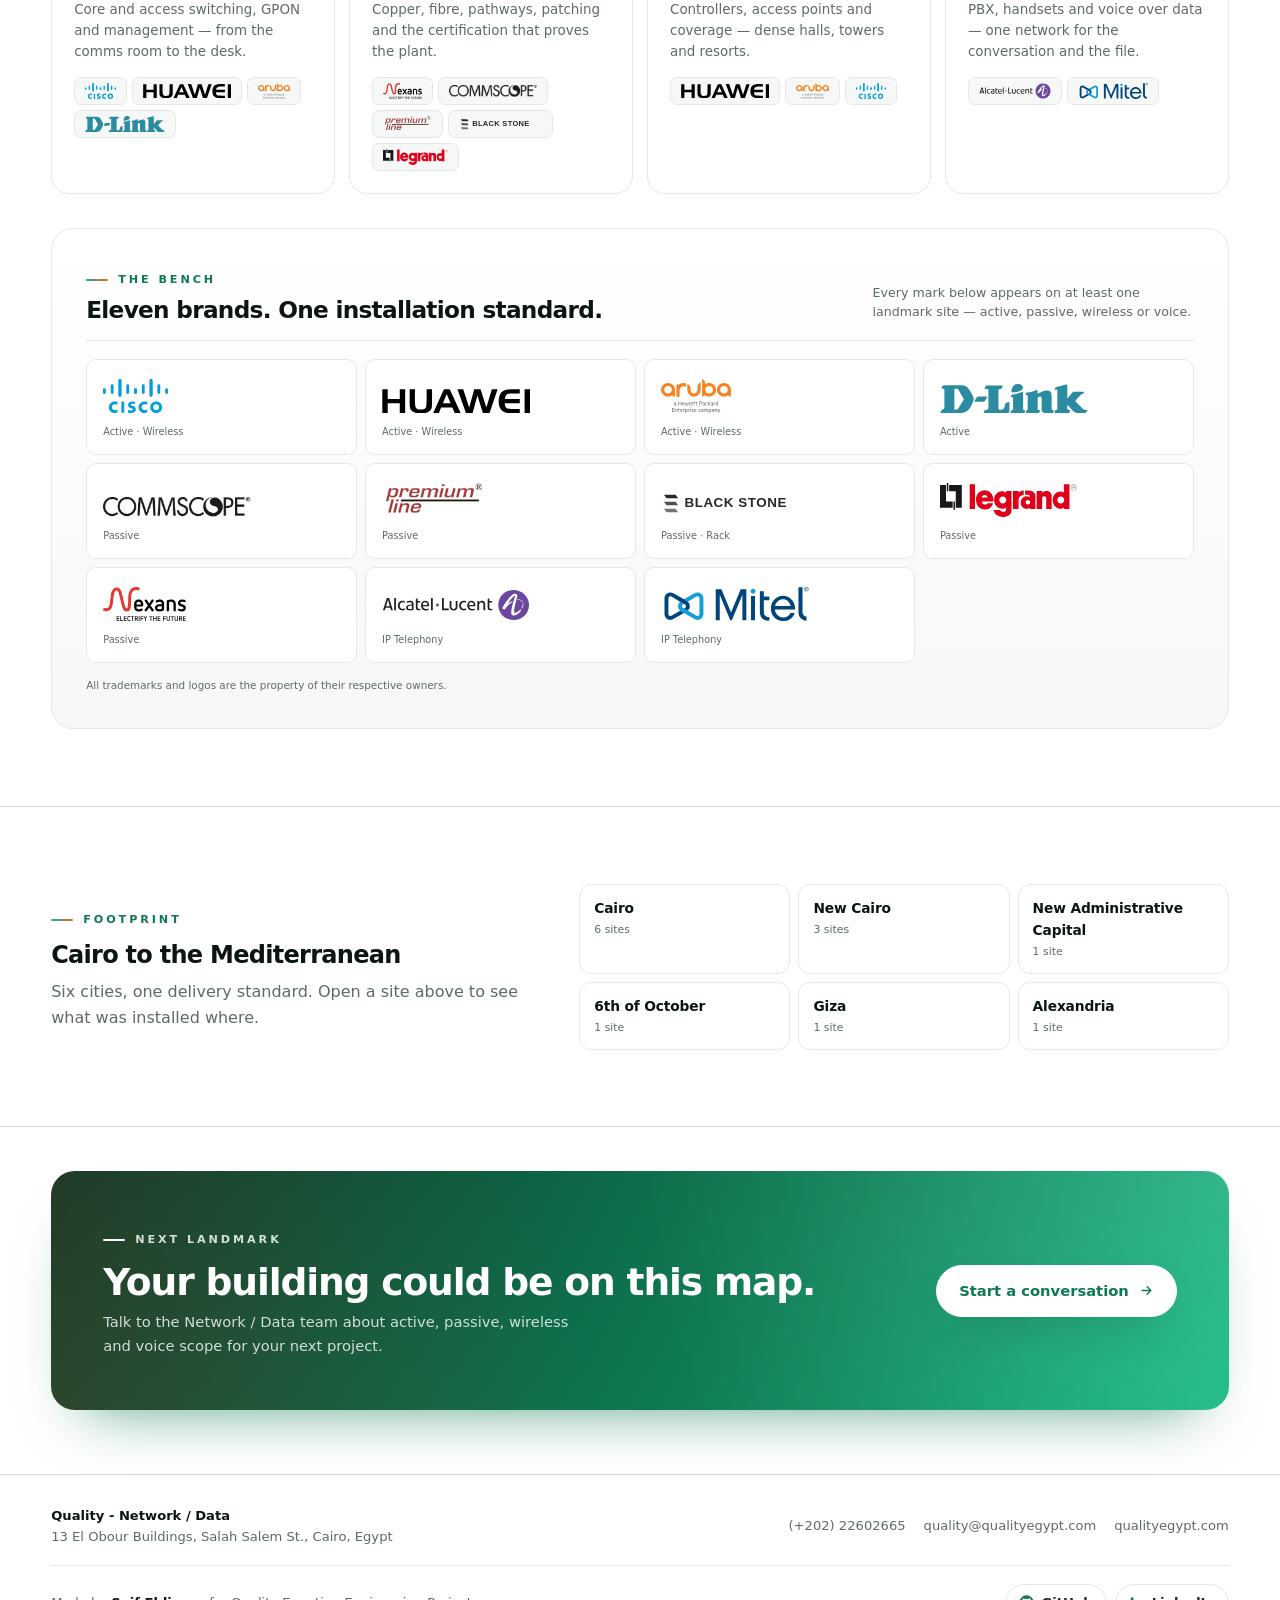
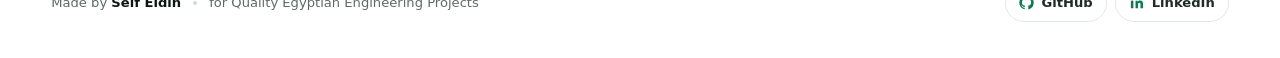
<file: projects.html>
<!doctype html>
<html lang="en">
<head>
<meta charset="utf-8">
<meta name="viewport" content="width=device-width, initial-scale=1">
<title>Landmark Projects — Quality Network / Data</title>
<meta name="description" content="Presidential palaces, embassies, Cairo Stadium, Palm Hills, hospitals and hotels — 13 landmark sites and the active, passive, wireless and voice scope behind them.">
<link rel="icon" href="assets/icon.svg" type="image/svg+xml">
<link rel="apple-touch-icon" href="assets/apple-touch-icon.png">
<link rel="stylesheet" href="assets/style.css?v=19">

<!-- seo -->
<meta name="theme-color" content="#0F7A52">
<link rel="canonical" href="https://seifmomo.github.io/quality-network-map/projects.html">
<meta property="og:type" content="website">
<meta property="og:site_name" content="Quality Network / Data">
<meta property="og:title" content="Landmark Projects — Quality Network / Data">
<meta property="og:description" content="13 landmark sites — presidential palaces, embassies, stadiums, hospitals, hotels and developments — and the network scope behind each one.">
<meta property="og:url" content="https://seifmomo.github.io/quality-network-map/projects.html">
<meta property="og:image" content="https://seifmomo.github.io/quality-network-map/img/projects/presidential-palace.jpg">
<meta property="og:image:width" content="764">
<meta property="og:image:height" content="478">
<meta name="twitter:card" content="summary_large_image">
<meta name="twitter:title" content="Landmark Projects — Quality Network / Data">
<meta name="twitter:description" content="Presidential palaces, embassies, Cairo Stadium, Palm Hills, hospitals and hotels — the sites where Quality’s network work becomes part of the building.">
<meta name="twitter:image" content="https://seifmomo.github.io/quality-network-map/img/projects/presidential-palace.jpg">
<script type="application/ld+json">{"@context":"https://schema.org","@type":"ItemList","name":"Quality — Landmark Projects","description":"Thirteen landmark sites across government, venues, real estate and medical facilities, with the network scope delivered at each.","numberOfItems":13,"itemListElement":[{"@type":"ListItem","position":1,"name":"Presidential Palace","item":"https://seifmomo.github.io/quality-network-map/projects.html#presidential-palace"},{"@type":"ListItem","position":2,"name":"Arab League","item":"https://seifmomo.github.io/quality-network-map/projects.html#arab-league"},{"@type":"ListItem","position":3,"name":"The Capitals’ Embassies","item":"https://seifmomo.github.io/quality-network-map/projects.html#capitals-embassies"},{"@type":"ListItem","position":4,"name":"State Lawsuits Authority","item":"https://seifmomo.github.io/quality-network-map/projects.html#state-lawsuits"},{"@type":"ListItem","position":5,"name":"Cairo Stadium Hall","item":"https://seifmomo.github.io/quality-network-map/projects.html#cairo-stadium-hall"},{"@type":"ListItem","position":6,"name":"Al Manara 1 & 2","item":"https://seifmomo.github.io/quality-network-map/projects.html#al-manara"},{"@type":"ListItem","position":7,"name":"Salam Tower","item":"https://seifmomo.github.io/quality-network-map/projects.html#salam-tower"},{"@type":"ListItem","position":8,"name":"PHNC Palm Hills","item":"https://seifmomo.github.io/quality-network-map/projects.html#palm-hills"},{"@type":"ListItem","position":9,"name":"Nariman Hotel, Alexandria","item":"https://seifmomo.github.io/quality-network-map/projects.html#nariman-hotel"},{"@type":"ListItem","position":10,"name":"City View, 6 October","item":"https://seifmomo.github.io/quality-network-map/projects.html#city-view"},{"@type":"ListItem","position":11,"name":"Heart Institute & Demerdash","item":"https://seifmomo.github.io/quality-network-map/projects.html#heart-institute"},{"@type":"ListItem","position":12,"name":"Demerdash Laparoscopy","item":"https://seifmomo.github.io/quality-network-map/projects.html#demerdash-laparoscopy"},{"@type":"ListItem","position":13,"name":"IFT","item":"https://seifmomo.github.io/quality-network-map/projects.html#ift"}]}</script>
</head>
<body data-page="projects">

<div class="prog" id="prog"></div>
<header class="bar" id="bar"></header>
<div class="mob" id="mob"></div>

<main>
  <section class="pj-hero" id="phero"></section>
  <div id="body"></div>
  <noscript>
    <section class="section">
      <div class="wrap">
        <h2>Landmark Projects</h2>
        <p>Thirteen sites across government, stadiums and venues, real estate developments and medical facilities — including the Presidential Palace, the Arab League, the embassies in the New Administrative Capital, Cairo Stadium Hall, Al Manara, Palm Hills New Cairo, Nariman Hotel, City View, the National Heart Institute, El Demerdash and IFT.</p>
      </div>
    </section>
  </noscript>
</main>

<footer class="foot" id="foot"></footer>

<script src="assets/data.js?v=19"></script>
<script src="assets/app.js?v=19"></script>
</body>
</html>
</file>
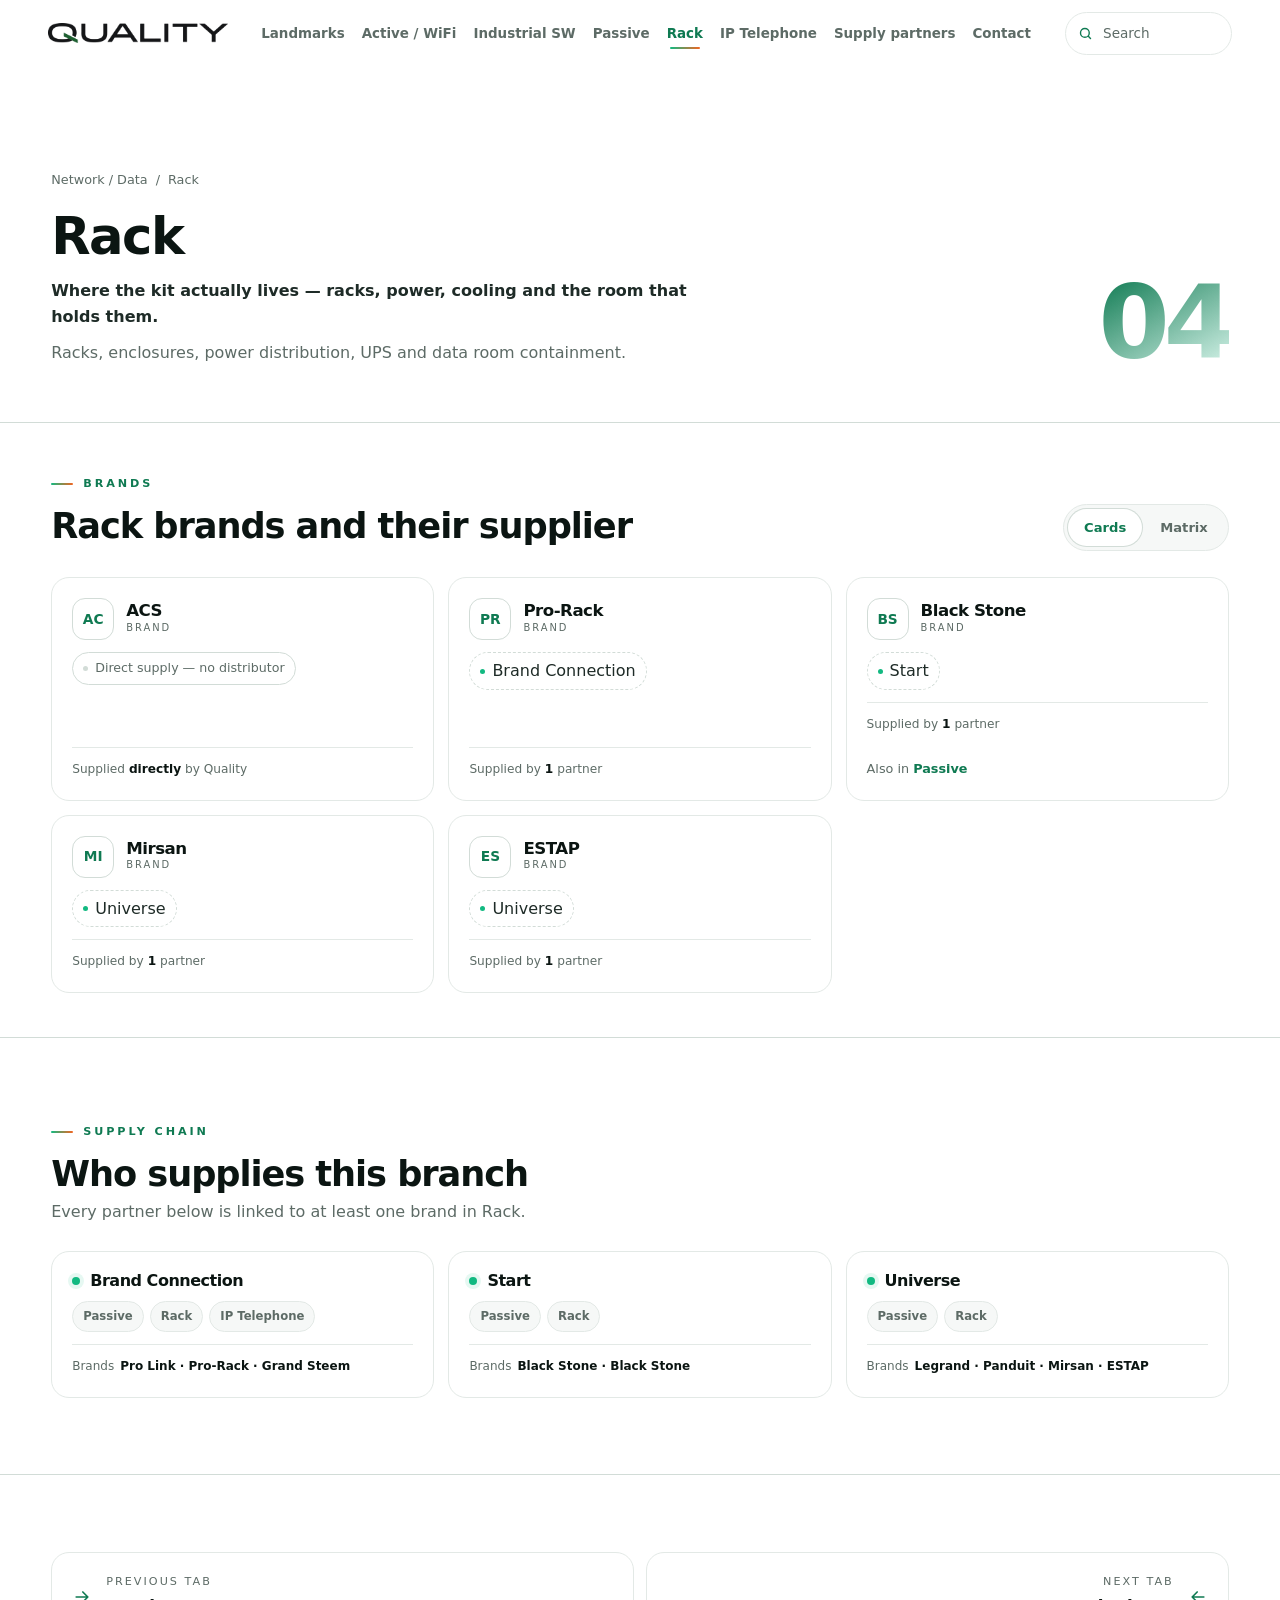
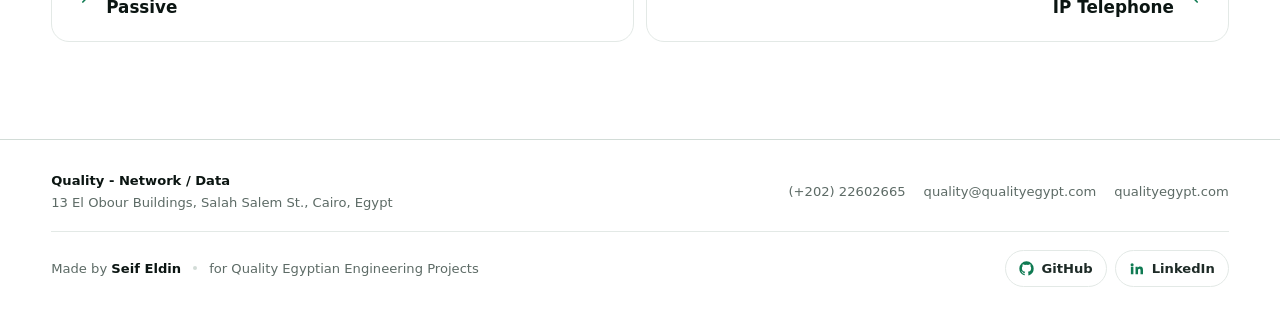
<file: rack.html>
<!doctype html>
<html lang="en">
<head>
<meta charset="utf-8">
<meta name="viewport" content="width=device-width, initial-scale=1">
<title>Rack — Quality Network / Data</title>
<meta name="description" content="ACS, Pro-Rack, Black Stone, Mirsan and ESTAP racks, power and data room containment.">
<link rel="icon" href="assets/icon.svg" type="image/svg+xml">
<link rel="apple-touch-icon" href="assets/apple-touch-icon.png">
<link rel="stylesheet" href="assets/style.css?v=19">

<!-- seo -->
<meta name="theme-color" content="#0F7A52">
<link rel="canonical" href="https://seifmomo.github.io/quality-network-map/rack.html">
<meta property="og:type" content="website">
<meta property="og:site_name" content="Quality Network / Data">
<meta property="og:title" content="Rack — Quality Network / Data">
<meta property="og:description" content="ACS, Pro-Rack, Black Stone, Mirsan and ESTAP racks, power and data room containment.">
<meta property="og:url" content="https://seifmomo.github.io/quality-network-map/rack.html">
<meta property="og:image" content="https://seifmomo.github.io/quality-network-map/img/og.png">
<meta property="og:image:width" content="1200">
<meta property="og:image:height" content="630">
<meta name="twitter:card" content="summary_large_image">
<meta name="twitter:title" content="Rack — Quality Network / Data">
<meta name="twitter:description" content="ACS, Pro-Rack, Black Stone, Mirsan and ESTAP racks, power and data room containment.">
<meta name="twitter:image" content="https://seifmomo.github.io/quality-network-map/img/og.png">
</head>
<body data-page="rack">

<div class="prog" id="prog"></div>
<header class="bar" id="bar"></header>
<div class="mob" id="mob"></div>

<main>
  <section class="phero" id="phero"></section>
  <div id="body"></div>
</main>

<footer class="foot" id="foot"></footer>

<script src="assets/data.js?v=19"></script>
<script src="assets/app.js?v=19"></script>
</body>
</html>
</file>
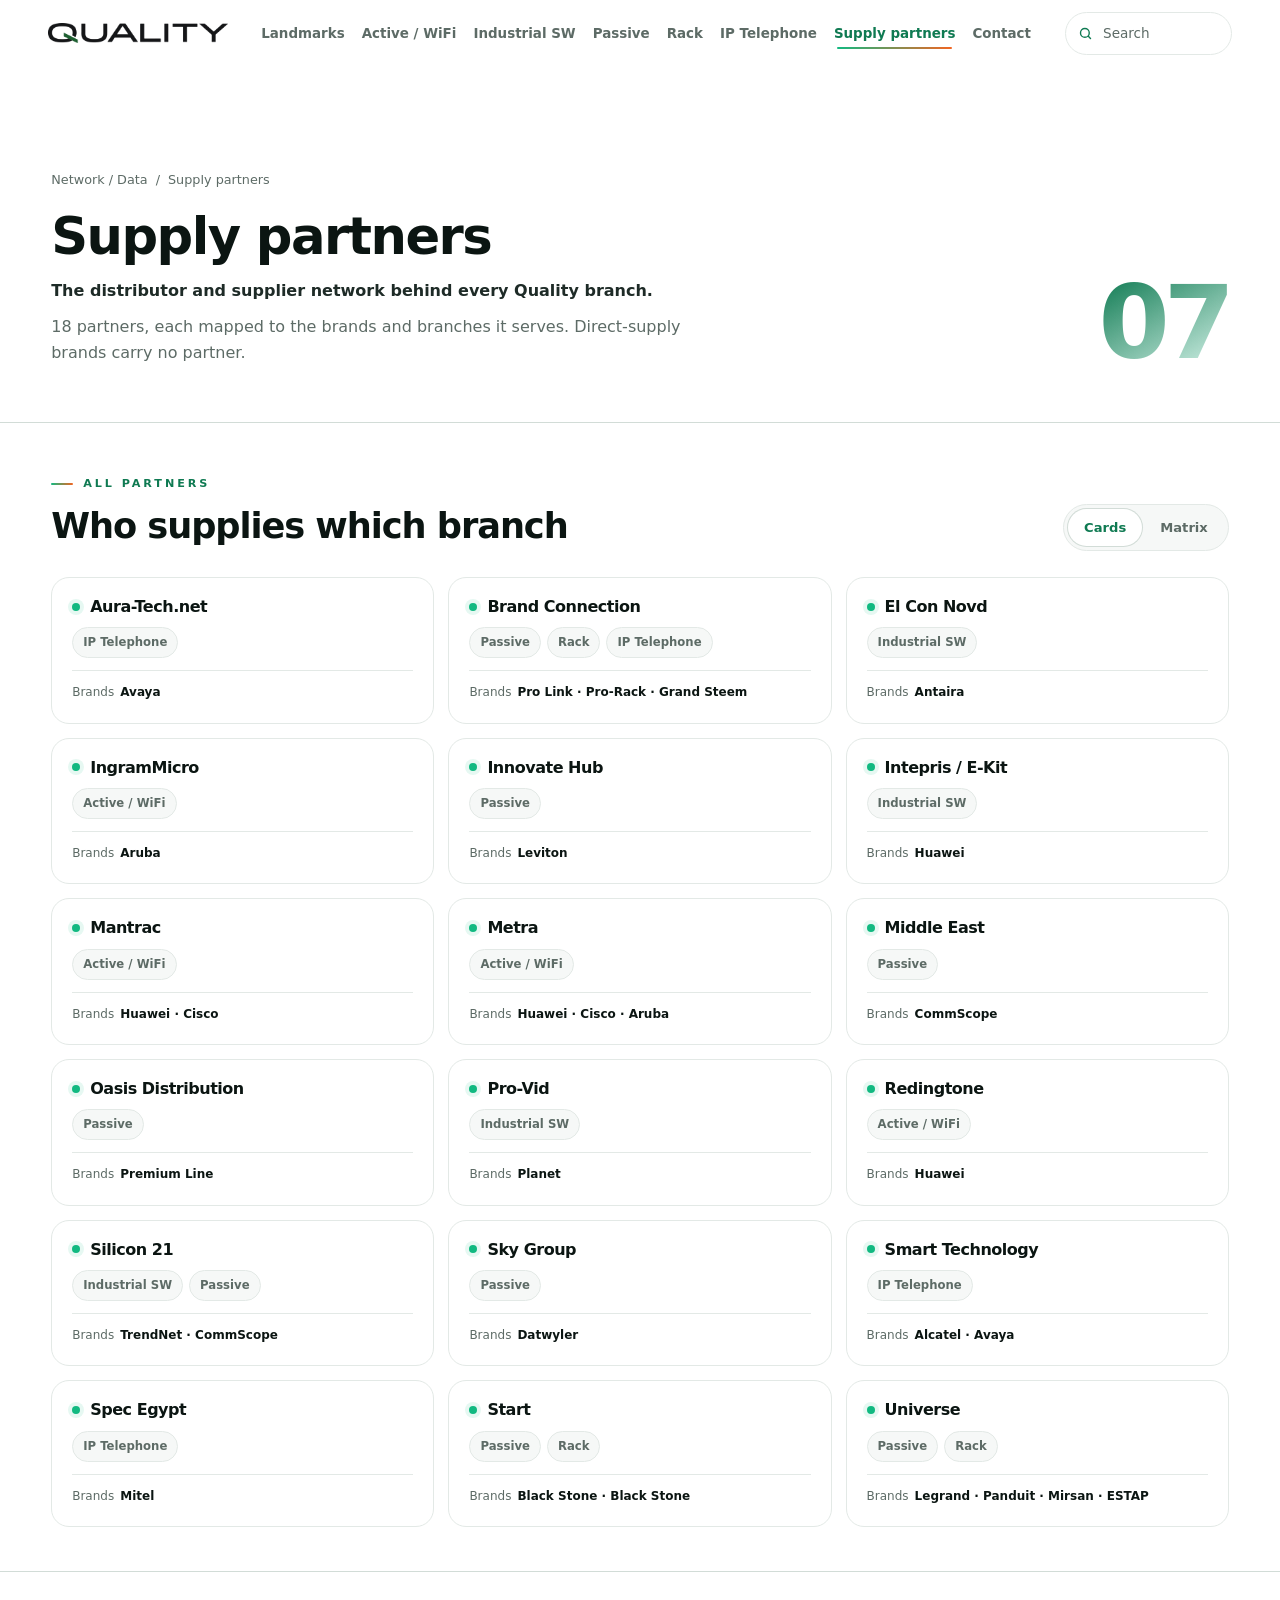
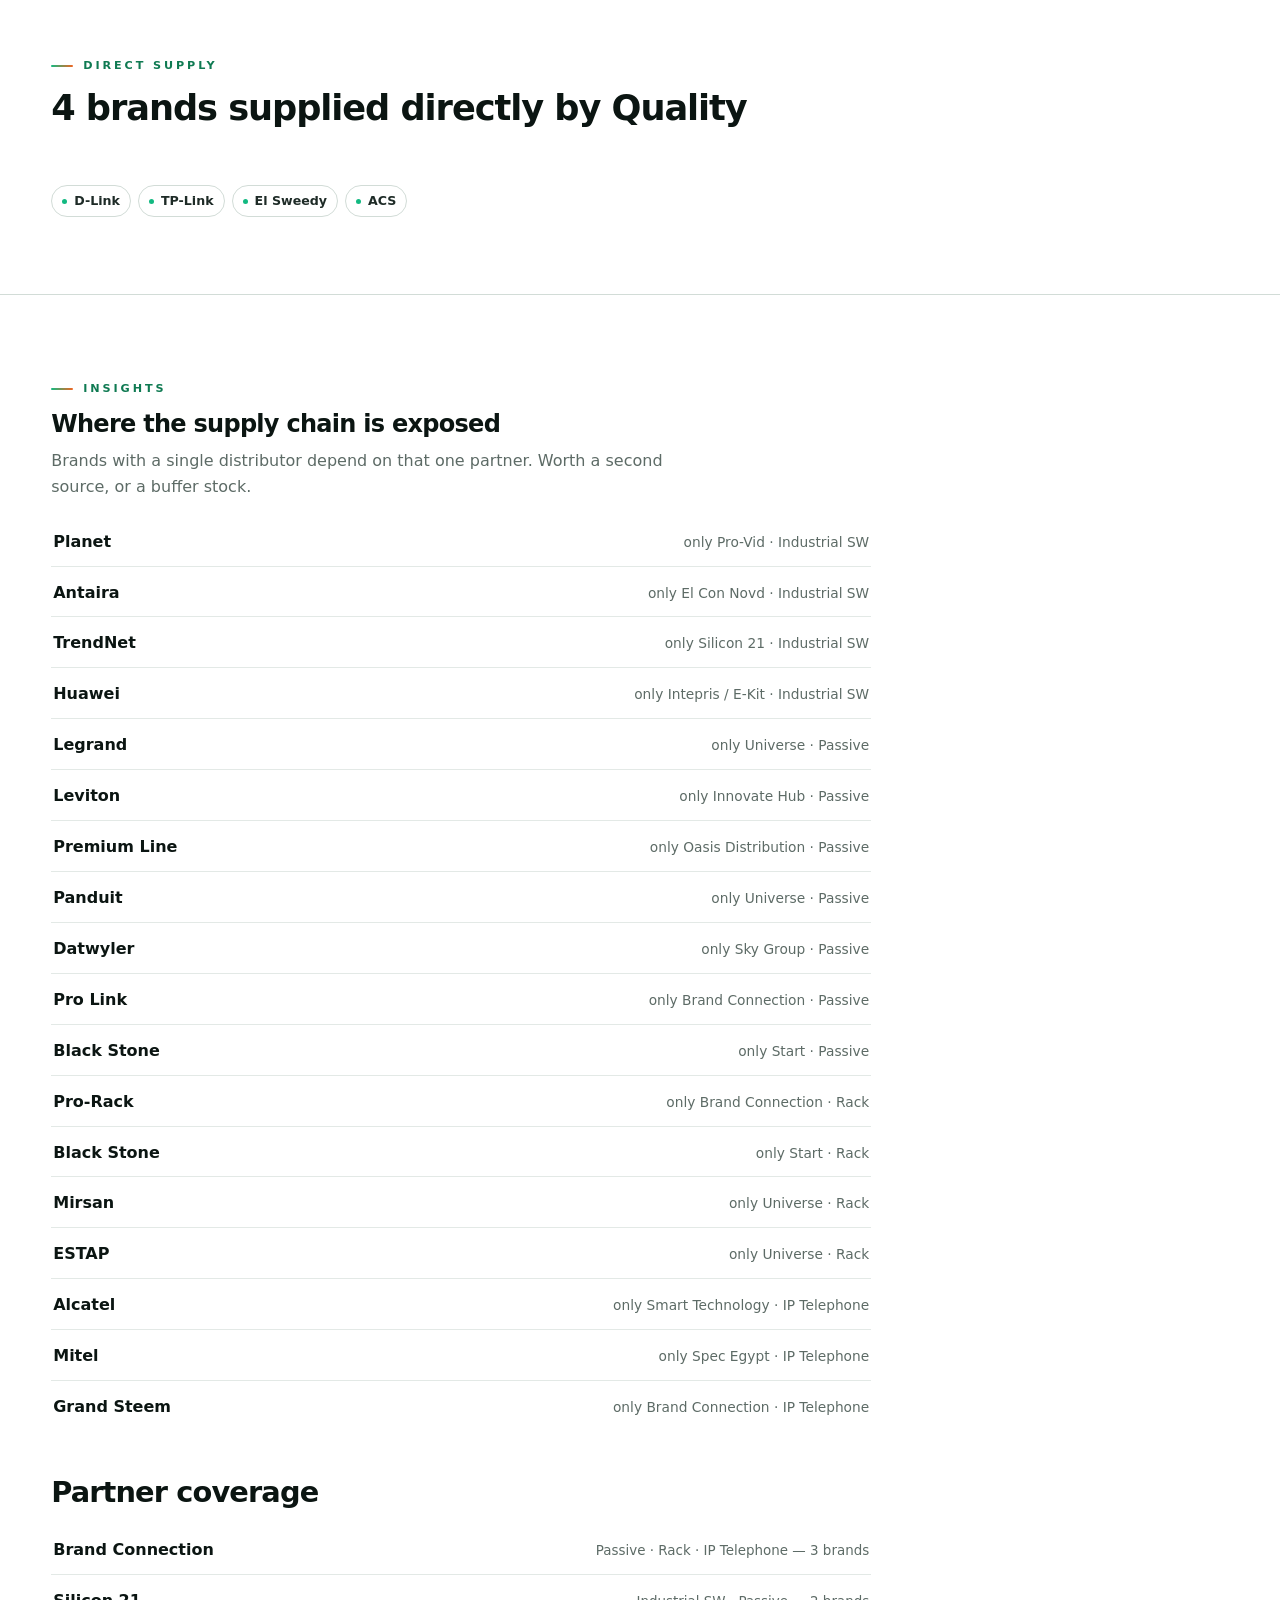
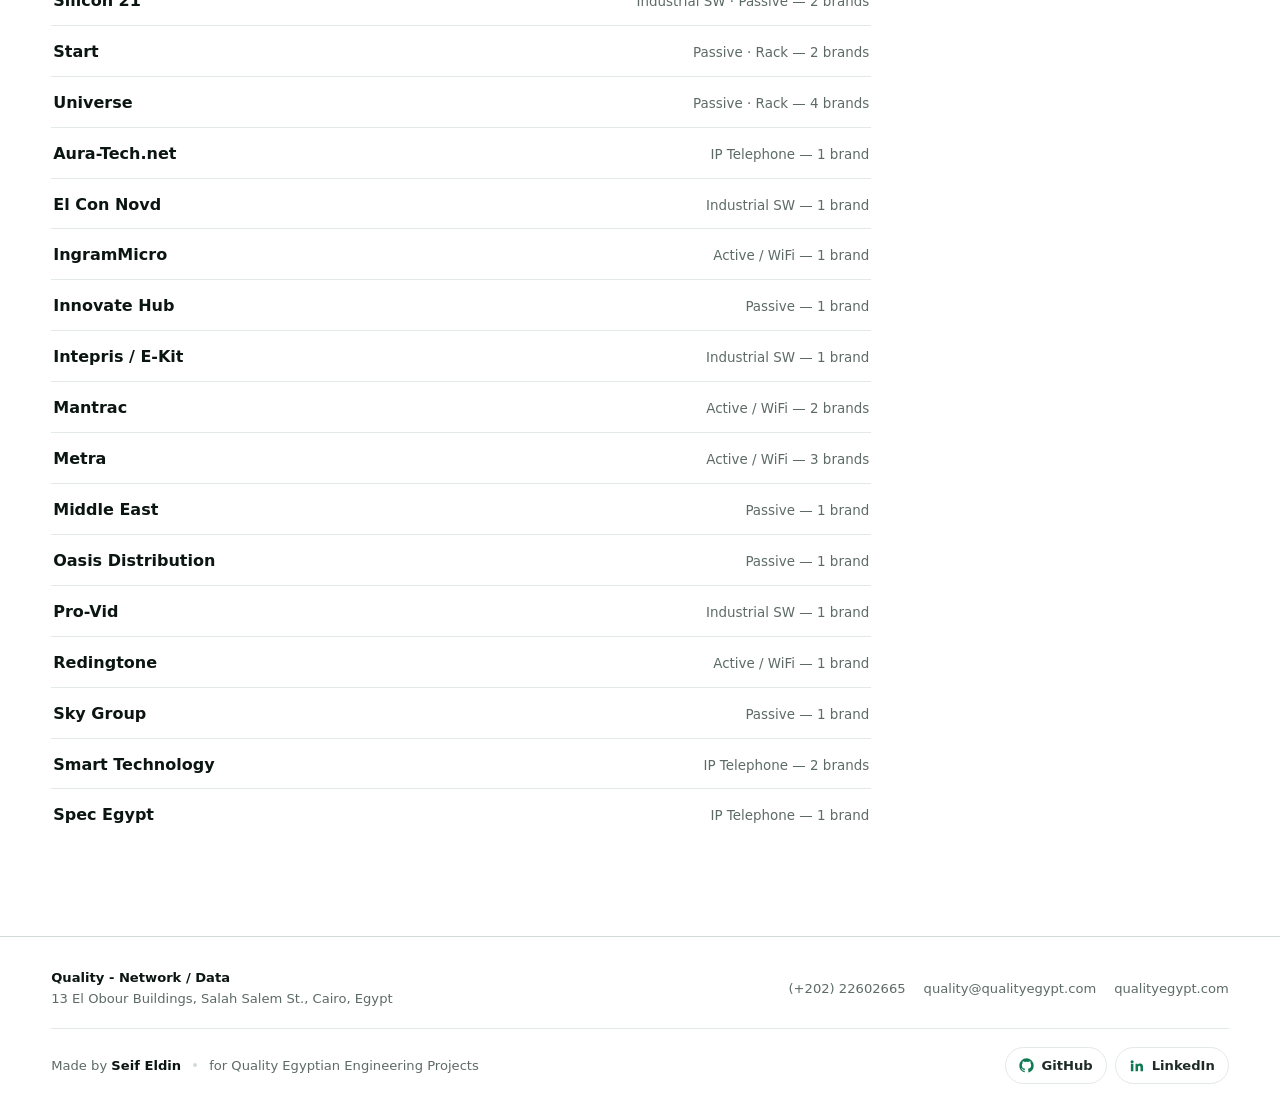
<file: supply.html>
<!doctype html>
<html lang="en">
<head>
<meta charset="utf-8">
<meta name="viewport" content="width=device-width, initial-scale=1">
<title>Supply partners — Quality Network / Data</title>
<meta name="description" content="All 18 supply partners of the Quality Network / Data division and the branches they serve.">
<link rel="icon" href="assets/icon.svg" type="image/svg+xml">
<link rel="apple-touch-icon" href="assets/apple-touch-icon.png">
<link rel="stylesheet" href="assets/style.css?v=19">

<!-- seo -->
<meta name="theme-color" content="#0F7A52">
<link rel="canonical" href="https://seifmomo.github.io/quality-network-map/supply.html">
<meta property="og:type" content="website">
<meta property="og:site_name" content="Quality Network / Data">
<meta property="og:title" content="Supply partners — Quality Network / Data">
<meta property="og:description" content="All 18 supply partners of the Quality Network / Data division and the branches they serve.">
<meta property="og:url" content="https://seifmomo.github.io/quality-network-map/supply.html">
<meta property="og:image" content="https://seifmomo.github.io/quality-network-map/img/og.png">
<meta property="og:image:width" content="1200">
<meta property="og:image:height" content="630">
<meta name="twitter:card" content="summary_large_image">
<meta name="twitter:title" content="Supply partners — Quality Network / Data">
<meta name="twitter:description" content="All 18 supply partners of the Quality Network / Data division and the branches they serve.">
<meta name="twitter:image" content="https://seifmomo.github.io/quality-network-map/img/og.png">
</head>
<body data-page="supply">

<div class="prog" id="prog"></div>
<header class="bar" id="bar"></header>
<div class="mob" id="mob"></div>

<main>
  <section class="phero" id="phero"></section>
  <div id="body"></div>
</main>

<footer class="foot" id="foot"></footer>

<script src="assets/data.js?v=19"></script>
<script src="assets/app.js?v=19"></script>
</body>
</html>
</file>
<file: assets/style.css>
/* ===========================================================
   Quality Network — light UI
   White canvas · emerald accent · quiet motion
   =========================================================== */

:root{
  --white:#FFFFFF;
  --paper:#F6F8F7;
  --paper-2:#EFF3F1;
  --ink:#0B1512;
  --ink-2:#1E2B27;
  --muted:#5D6B66;
  --line:#E3E9E6;
  --line-2:#D2DCD7;
  --em:#0F7A52;          /* text-safe green */
  --em-mid:#12B981;      /* decorative green */
  --em-soft:rgba(18,185,129,.10);
  --em-line:rgba(18,185,129,.28);
  --warm:#F26522;
  --warm-soft:rgba(242,101,34,.10);
  --shadow-s:none;
  --shadow-m:0 8px 24px -18px rgba(11,21,18,.30);
  --shadow-l:0 30px 60px -34px rgba(11,21,18,.36);
  --bar:68px;
  --w:1240px;
  --ease:cubic-bezier(.2,.7,.2,1);
  --r:18px;
}

*,*::before,*::after{box-sizing:border-box}
html{scroll-behavior:smooth;-webkit-text-size-adjust:100%}
body{
  margin:0;color:var(--ink);background:var(--white);
  font:400 16px/1.62 "Inter","Segoe UI",system-ui,-apple-system,"Helvetica Neue",Arial,sans-serif;
  -webkit-font-smoothing:antialiased;overflow-x:hidden;
}

/* pure white canvas */

img{display:block;max-width:100%}
a{color:inherit;text-decoration:none}
h1,h2,h3{margin:0;line-height:1.08;letter-spacing:-.03em;font-weight:800;color:var(--ink)}
p{margin:0}
::selection{background:var(--em-mid);color:#fff}

.wrap{width:min(var(--w),92vw);margin-inline:auto}
.muted{color:var(--muted)}

.eyebrow{
  display:inline-flex;align-items:center;gap:10px;
  font-size:.7rem;font-weight:700;letter-spacing:.26em;text-transform:uppercase;color:var(--em);
}
.eyebrow::before{content:"";width:22px;height:2px;border-radius:2px;background:linear-gradient(90deg,var(--em-mid),var(--warm))}

.grad{background:linear-gradient(110deg,var(--em),var(--em-mid) 60%,var(--warm));-webkit-background-clip:text;background-clip:text;color:transparent}

/* ---------------- top bar ---------------- */
.bar{
  position:fixed;top:0;left:0;right:0;z-index:70;height:var(--bar);
  display:flex;align-items:center;
  background:rgba(255,255,255,.82);backdrop-filter:blur(20px) saturate(170%);
  border-bottom:1px solid transparent;
  transform:translateY(-112%);opacity:0;
  transition:transform .6s var(--ease),opacity .45s var(--ease),border-color .35s,box-shadow .35s;
}
body.bar-on .bar{transform:none;opacity:1}
.bar.stuck{border-color:var(--line);box-shadow:0 10px 30px -24px rgba(11,21,18,.5)}
.bar-in{display:flex;align-items:center;gap:14px;width:100%;padding-inline:clamp(16px,4vw,48px)}
.bar .logo{height:24px;width:auto}
.bar nav{margin-left:auto;display:flex;align-items:center;gap:1px}
.bar nav a{
  position:relative;padding:8px 9px;border-radius:10px;font-size:.87rem;font-weight:550;color:var(--muted);
  transition:color .2s,background .2s;
}
.bar nav a:hover{color:var(--ink);background:var(--paper)}
.bar nav a.on{color:var(--em)}
.bar nav a.on::after{
  content:"";position:absolute;left:11px;right:11px;bottom:2px;height:2px;border-radius:2px;
  background:linear-gradient(90deg,var(--em-mid),var(--warm));
  animation:wipe .45s var(--ease);
}
@keyframes wipe{from{transform:scaleX(0);transform-origin:left}to{transform:scaleX(1)}}
.bar .tel{
  display:inline-flex;align-items:center;gap:8px;margin-left:12px;padding:8px 14px;border-radius:999px;
  border:1px solid var(--line-2);background:var(--white);font-size:.84rem;font-weight:650;white-space:nowrap;
  box-shadow:var(--shadow-s);transition:.24s var(--ease);
}
.bar .tel:hover{border-color:var(--em-mid);color:var(--em);box-shadow:0 10px 24px -14px rgba(18,185,129,.9)}
.bar .tel svg{width:15px;height:15px;color:var(--em)}

.bsearch{
  display:flex;align-items:center;gap:8px;margin-left:12px;padding:8px 12px;border-radius:999px;
  border:1px solid var(--line);background:var(--white);box-shadow:var(--shadow-s);transition:.24s var(--ease);
}
.bsearch:focus-within{border-color:var(--em-mid);box-shadow:0 10px 24px -14px rgba(18,185,129,.9)}
.bsearch svg{width:15px;height:15px;color:var(--em);flex:none}
.bsearch input{border:0;outline:0;background:none;font:inherit;font-size:.85rem;font-weight:600;color:var(--ink);width:150px}
.bsearch input::placeholder{color:var(--muted);font-weight:500}
.bsearch input::-webkit-search-cancel-button{-webkit-appearance:none}

.burger{
  display:none;margin-left:auto;width:42px;height:42px;border-radius:12px;cursor:pointer;
  background:var(--white);border:1px solid var(--line);align-items:center;justify-content:center;flex-direction:column;gap:5px;
  box-shadow:var(--shadow-s);
}
.burger i{width:17px;height:2px;border-radius:2px;background:var(--ink);display:block;transition:.28s var(--ease)}
.burger.on i:nth-child(1){transform:translateY(6.5px) rotate(45deg)}
.burger.on i:nth-child(2){opacity:0}
.burger.on i:nth-child(3){transform:translateY(-6.5px) rotate(-45deg)}

.mob{
  position:fixed;top:var(--bar);left:0;right:0;z-index:69;
  background:rgba(255,255,255,.97);backdrop-filter:blur(18px);border-bottom:1px solid var(--line);
  box-shadow:var(--shadow-m);padding:8px 4vw 20px;display:none;
}
.mob.on{display:block;animation:dropIn .35s var(--ease)}
.mob a{display:flex;align-items:center;justify-content:space-between;gap:12px;padding:14px 2px;border-bottom:1px solid var(--line);font-weight:650}
.mob a:last-child{border:0}
.mob a i{font-style:normal;font-size:.72rem;letter-spacing:.14em;text-transform:uppercase;color:var(--muted)}
.mob a.on{color:var(--em)}
@keyframes dropIn{from{opacity:0;transform:translateY(-10px)}to{opacity:1;transform:none}}

@media (max-width:1400px){
  .bar .logo{height:20px}
  .bar nav a{padding:7px 8px;font-size:.84rem}
  .bsearch input{width:118px}
}

@media (max-width:1300px){
  .bar .tel{display:none}
}

@media (max-width:1080px){
  .bar nav{display:none}
  .bar .tel{display:none}
  .bsearch{margin-left:auto}
  .bsearch input{width:120px}
  .burger{display:flex;margin-left:0}
}

.prog{position:fixed;top:0;left:0;height:3px;width:0;z-index:71;background:linear-gradient(90deg,var(--em-mid),var(--warm))}

/* ---------------- hero ---------------- */
.hero{position:relative;padding:clamp(46px,8vh,96px) 0 clamp(40px,6vh,72px)}

.hero-logo{
  display:block;margin:0 auto;height:clamp(40px,5vw,58px);width:auto;
  filter:drop-shadow(0 10px 22px rgba(11,21,18,.10));
  animation:pop .9s var(--ease) both;
}
.hero-line{
  margin:22px auto 0;text-align:center;color:var(--muted);font-size:clamp(.95rem,1.5vw,1.05rem);
  animation:up .9s var(--ease) .08s both;
  transition:opacity .26s var(--ease),transform .26s var(--ease);
}
.hero-line.swap{opacity:0;transform:translateY(-4px)}

/* hero search + quick chips */
.hero-search{
  position:relative;width:min(560px,90vw);margin:26px auto 0;
  display:flex;align-items:center;gap:12px;padding:8px 10px 8px 18px;
  background:var(--white);border:1px solid var(--line);border-radius:999px;
  box-shadow:var(--shadow-m);transition:border-color .28s,box-shadow .28s,transform .28s var(--ease);
}
.hero-search:focus-within{border-color:var(--em-mid);box-shadow:0 20px 46px -26px rgba(18,185,129,.95);transform:translateY(-1px)}
.hero-search svg{width:19px;height:19px;color:var(--em);flex:none}
.hero-search input{
  flex:1;min-width:0;border:0;outline:0;background:none;font:inherit;
  font-size:1rem;font-weight:600;color:var(--ink);
}
.hero-search input::placeholder{color:var(--muted);font-weight:500}
.hero-search input::-webkit-search-cancel-button{-webkit-appearance:none}
.hero-search kbd{
  font:inherit;font-size:.72rem;font-weight:750;color:var(--muted);
  border:1px solid var(--line);border-bottom-width:2px;border-radius:7px;padding:2px 8px;background:var(--paper);
}
.hero-chips{display:flex;justify-content:center;gap:8px;flex-wrap:wrap;margin-top:14px}
.chip.q{cursor:pointer;font:inherit;transition:.22s var(--ease)}
.chip.q:hover{border-color:var(--em-mid);color:var(--em);transform:translateY(-2px);box-shadow:var(--shadow-s)}
.chip.act{
  cursor:pointer;font:inherit;background:none;border:1px dashed var(--line-2);
  transition:.22s var(--ease);
}
.chip.act:hover{border-color:var(--em-mid);color:var(--em);background:var(--em-soft);border-style:solid}

/* search results */
.sres{
  position:fixed;z-index:96;max-height:min(68vh,440px);overflow:auto;padding:8px;
  background:var(--white);border:1px solid var(--line);border-radius:14px;box-shadow:var(--shadow-l);
}
.sgrp{font-size:.66rem;font-weight:750;letter-spacing:.16em;text-transform:uppercase;color:var(--muted);padding:10px 10px 6px}
.srow{display:grid;grid-template-columns:auto 1fr;gap:2px 12px;align-items:center;padding:9px 10px;border-radius:10px;color:inherit;text-decoration:none}
.srow:hover,.srow:focus{background:var(--paper);outline:none}
.srow .sk{
  grid-row:1/3;align-self:center;font-size:.6rem;font-weight:750;letter-spacing:.1em;text-transform:uppercase;
  color:var(--em);background:var(--em-soft);border:1px solid var(--em-line);border-radius:6px;padding:3px 6px;
}
.srow b{font-size:.94rem;font-weight:700}
.srow .sm{grid-column:2;font-size:.78rem;color:var(--muted)}
.snone{padding:16px 12px;color:var(--muted);font-size:.9rem}

/* filter bar + focus highlight */
.filterbar{
  width:min(960px,92vw);margin:18px auto 0;display:flex;align-items:center;gap:12px;
  justify-content:space-between;font-size:.85rem;color:var(--muted);
}
.filterbar[hidden]{display:none}
.filterbar b{color:var(--ink)}
.fclear{
  font:inherit;cursor:pointer;font-weight:650;color:var(--ink-2);
  border:1px solid var(--line);background:var(--white);border-radius:999px;padding:6px 12px;
  transition:.22s var(--ease);
}
.fclear:hover{border-color:var(--em-mid);color:var(--em)}
.also{margin-top:12px;font-size:.8rem;color:var(--muted)}
.also a{color:var(--em);font-weight:700}
.also a:hover{text-decoration:underline}
.insight{max-width:66ch;margin:-16px 0 26px;font-weight:650;color:var(--ink-2)}
.insight::before{
  content:"";display:inline-block;width:16px;height:16px;margin-right:10px;vertical-align:-3px;border-radius:5px;
  background:linear-gradient(135deg,var(--em-mid),var(--em));
}
.bcard.flash,.scard.flash{animation:flash 1.8s var(--ease)}
@keyframes flash{
  0%,100%{box-shadow:var(--shadow-s)}
  25%{box-shadow:0 0 0 3px var(--em-mid),0 0 0 1px var(--em-mid) inset;border-color:var(--em-mid)}
}

/* ---- insights (supply tab) ---- */
.sslist{display:grid;gap:2px;margin-top:18px;max-width:820px}
.ssitem{display:flex;align-items:baseline;justify-content:space-between;gap:16px;padding:11px 2px;border-bottom:1px solid var(--line)}
.ssitem:last-child{border-bottom:0}
.ssitem b{font-weight:700}
.ssitem span{color:var(--muted);font-size:.86rem;text-align:right}
.cov{display:grid;gap:2px;margin-top:18px;max-width:820px}
.cov-row{display:flex;align-items:baseline;justify-content:space-between;gap:16px;padding:11px 2px;border-bottom:1px solid var(--line)}
.cov-row:last-child{border-bottom:0}
.cov-row b{font-weight:700}
.cov-row span{color:var(--muted);font-size:.84rem;text-align:right}

/* ---------------- section chooser ---------------- */
.chooser{width:min(960px,92vw);margin:clamp(26px,4vh,44px) auto 0;display:grid;gap:8px}
.row{
  position:relative;display:grid;align-items:center;gap:18px;
  grid-template-columns:34px minmax(0,auto) minmax(0,1fr) 34px;
  padding:16px 20px;border-radius:14px;
  background:var(--white);border:1px solid var(--line);
  transition:transform .3s var(--ease),border-color .3s,box-shadow .3s,background .3s;
}
.row::before{
  content:"";position:absolute;left:0;top:12px;bottom:12px;width:3px;border-radius:3px;
  background:linear-gradient(180deg,var(--em-mid),var(--warm));
  transform:scaleY(0);transform-origin:center;transition:transform .35s var(--ease);
}
.row:hover{transform:translateX(6px);border-color:var(--em-line);box-shadow:var(--shadow-m);background:#fff}
.row:hover::before{transform:scaleY(1)}
.row .ix{font-size:.76rem;font-weight:750;letter-spacing:.12em;color:var(--em)}
.row .nm{display:flex;align-items:center;gap:10px;min-width:0}
.row .nm b{font-size:clamp(1rem,1.6vw,1.16rem);font-weight:750;letter-spacing:-.015em;white-space:nowrap}
.row .nm i{
  font-style:normal;font-size:.7rem;font-weight:650;padding:3px 9px;border-radius:999px;flex:0 0 auto;
  background:var(--white);border:1px solid var(--line-2);color:var(--em);
}
.row .tags{
  font-size:.83rem;color:var(--muted);text-align:right;
  overflow:hidden;text-overflow:ellipsis;white-space:nowrap;
}
.row .arw{
  width:30px;height:30px;border-radius:50%;display:grid;place-items:center;
  background:var(--paper);border:1px solid var(--line);color:var(--muted);transition:.3s var(--ease);
}
.row .arw svg{width:14px;height:14px}
.row:hover .arw{background:var(--em-mid);border-color:var(--em-mid);color:#fff;transform:rotate(-45deg)}

@media (max-width:760px){
  .row{grid-template-columns:26px minmax(0,1fr) 30px;gap:12px;padding:14px 16px}
  .row .tags{grid-column:2 / -1;text-align:left;white-space:normal;padding-right:34px}
}

@keyframes pop{from{opacity:0;transform:translateY(14px) scale(.94)}to{opacity:1;transform:none}}
@keyframes up{from{opacity:0;transform:translateY(20px)}to{opacity:1;transform:none}}

/* ---------------- section heads ---------------- */
.phero{padding:calc(var(--bar) + clamp(48px,8vw,104px)) 0 clamp(30px,5vw,56px)}
.phero-in{display:flex;align-items:flex-end;justify-content:space-between;gap:26px;flex-wrap:wrap}
.phero .no{
  font-size:clamp(3.2rem,9vw,6.4rem);font-weight:850;line-height:.85;letter-spacing:-.06em;
  background:linear-gradient(150deg,var(--em),rgba(18,185,129,.18));-webkit-background-clip:text;background-clip:text;color:transparent;
}
.phero h1{font-size:clamp(1.9rem,4.4vw,3.2rem);margin-top:10px}
.phero .blurb{margin-top:14px;font-weight:550;max-width:58ch;color:var(--ink-2)}
.phero .note{margin-top:10px;color:var(--muted);max-width:62ch}
.crumb{display:flex;align-items:center;gap:8px;margin-bottom:18px;font-size:.8rem;color:var(--muted)}
.crumb a:hover{color:var(--em)}

.section{padding:clamp(40px,6vw,78px) 0;border-top:1px solid var(--line-2)}
.section.tight{padding:clamp(26px,3.5vw,44px) 0}
.section.alt{background:var(--white)}

.sechead{margin-bottom:26px}
.sechead h2{font-size:clamp(1.5rem,3.2vw,2.2rem);margin:14px 0 6px}
.sechead p{max-width:62ch;color:var(--muted)}

/* ---------------- view toggle ---------------- */
.viewtoggle{display:inline-flex;padding:4px;border-radius:999px;background:var(--paper);border:1px solid var(--line);gap:2px}
.viewtoggle button{
  border:0;background:transparent;cursor:pointer;font:inherit;font-size:.82rem;font-weight:650;
  color:var(--muted);padding:8px 16px;border-radius:999px;transition:.24s var(--ease);
}
.viewtoggle button:hover{color:var(--ink)}
.viewtoggle button.on{background:var(--white);color:var(--em);box-shadow:0 0 0 1px var(--line-2)}

/* ---------------- matrix ---------------- */
.mtxwrap{
  overflow-x:auto;border:1px solid var(--line);border-radius:16px;background:var(--white);box-shadow:var(--shadow-s);
}
.mtx{border-collapse:separate;border-spacing:0;width:100%;min-width:600px;font-size:.86rem}
.mtx th,.mtx td{padding:12px 14px;border-bottom:1px solid var(--line);text-align:center;white-space:nowrap}
.mtx thead th{
  position:sticky;top:0;z-index:2;background:var(--paper);font-weight:700;font-size:.76rem;
  letter-spacing:.04em;color:var(--ink-2);text-transform:uppercase;
}
.mtx tbody tr:last-child th,.mtx tbody tr:last-child td{border-bottom:0}
.mtx th.lead{
  position:sticky;left:0;z-index:1;background:var(--white);text-align:left;font-weight:650;
  box-shadow:1px 0 0 var(--line);
}
.mtx thead th.lead{z-index:3;background:var(--paper);box-shadow:1px 0 0 var(--line)}
.mtx tbody tr:hover td,.mtx tbody tr:hover th.lead{background:var(--em-soft)}
.mtx td .dot{
  display:inline-block;width:10px;height:10px;border-radius:50%;
  background:var(--white);box-shadow:inset 0 0 0 1px var(--line-2);
}
.mtx td .dot.on{background:var(--em);box-shadow:inset 0 0 0 1px var(--em)}
.mtx tr.dir th.lead{color:var(--warm)}
.mtx thead th.dir{color:var(--warm);background:var(--warm-soft)}
.mtx tr.dir td .dot.on{background:var(--warm);box-shadow:inset 0 0 0 1px var(--warm);border-radius:2px}
.legend{display:flex;flex-wrap:wrap;gap:18px;margin-top:14px;font-size:.78rem;color:var(--muted)}
.legend span{display:inline-flex;align-items:center;gap:8px}
.legend i{width:10px;height:10px;border-radius:50%;background:var(--em)}
.legend i.dir{background:var(--warm);border-radius:2px}

/* partners band */
.band{
  display:flex;align-items:center;gap:20px;flex-wrap:wrap;margin-top:22px;padding:20px 22px;
  border:1px solid var(--line);border-radius:16px;background:var(--white);box-shadow:var(--shadow-s);
}
.band-txt b{display:block;font-size:1rem;font-weight:750}
.band-txt span{display:block;font-size:.8rem;color:var(--muted);margin-top:2px}
.band .chips{flex:1 1 320px}
.band .btn{margin-left:auto}

/* grids ---------------- */
.grid{display:grid;gap:14px}
.g2{grid-template-columns:repeat(2,1fr)}
.g3{grid-template-columns:repeat(3,1fr)}
@media (max-width:1080px){.g3{grid-template-columns:repeat(2,1fr)}}
@media (max-width:700px){.g2,.g3{grid-template-columns:1fr}}

/* brand card */
.bcard{
  display:flex;flex-direction:column;gap:12px;padding:20px;border-radius:var(--r);
  background:var(--white);border:1px solid var(--line);box-shadow:var(--shadow-s);
  transition:transform .32s var(--ease),box-shadow .32s var(--ease),border-color .32s;
}
.bcard:hover{transform:translateY(-5px);box-shadow:var(--shadow-m);border-color:var(--em-line)}
.bcard .top{display:flex;align-items:center;gap:12px}
.bcard .mark{
  width:42px;height:42px;border-radius:13px;display:grid;place-items:center;flex:0 0 auto;
  background:var(--white);border:1px solid var(--line-2);font-weight:800;font-size:.86rem;color:var(--em);
}
.bcard img.lg{width:44px;height:26px;object-fit:contain}
.bcard h3{font-size:1.04rem}
.bcard .wl{font-size:.62rem;letter-spacing:.2em;text-transform:uppercase;color:var(--muted)}
.chips{display:flex;flex-wrap:wrap;gap:7px}
.chip{
  display:inline-flex;align-items:center;gap:7px;padding:5px 10px;border-radius:999px;
  background:var(--white);border:1px solid var(--line-2);font-size:.79rem;font-weight:650;color:var(--ink-2);
  transition:.22s var(--ease);
}
.chip::before{content:"";width:5px;height:5px;border-radius:50%;background:var(--em-mid);flex:none}
.chip:hover{border-color:var(--em);color:var(--em)}
.chip.none{color:var(--muted);font-weight:500}
.chip.none::before{background:var(--line-2);opacity:1}
.bcard .link{
  margin-top:auto;padding-top:12px;border-top:1px solid var(--line);
  font-size:.76rem;color:var(--muted);display:flex;align-items:center;gap:7px;
}
.bcard .link b{color:var(--ink);font-weight:650}

/* supply card */
.scard{
  padding:20px;border-radius:var(--r);border:1px solid var(--line);background:var(--white);box-shadow:var(--shadow-s);
  transition:transform .32s var(--ease),box-shadow .32s var(--ease),border-color .32s;
}
.scard:hover{transform:translateY(-5px);box-shadow:var(--shadow-m);border-color:var(--em-line)}
.scard h3{font-size:1rem;display:flex;align-items:center;gap:10px}
.scard h3::before{content:"";width:8px;height:8px;border-radius:50%;background:var(--em-mid);box-shadow:0 0 0 4px var(--em-soft)}
.scard .srv{display:flex;flex-wrap:wrap;gap:6px;margin-top:12px}
.scard .srv a,.scard .srv span{
  font-size:.73rem;font-weight:650;padding:5px 10px;border-radius:999px;
  background:var(--paper);border:1px solid var(--line);color:var(--muted);transition:.22s;
}
.scard .srv a:hover{border-color:var(--em-mid);color:var(--em);background:var(--em-soft)}
.scard .br{display:flex;flex-wrap:wrap;gap:6px;margin-top:12px;padding-top:12px;border-top:1px solid var(--line);font-size:.75rem}
.scard .br i{font-style:normal;color:var(--muted)}
.scard .br b{font-weight:650}

/* overview columns */
.ov{display:grid;grid-template-columns:repeat(5,1fr);gap:12px}
@media (max-width:1100px){.ov{grid-template-columns:repeat(3,1fr)}}
@media (max-width:760px){.ov{grid-template-columns:repeat(2,1fr)}}
@media (max-width:520px){.ov{grid-template-columns:1fr}}
.ov-col{
  padding:18px;border-radius:16px;background:var(--white);border:1px solid var(--line);box-shadow:var(--shadow-s);
  transition:.32s var(--ease);
}
.ov-col:hover{transform:translateY(-5px);box-shadow:var(--shadow-m);border-color:var(--em-line)}
.ov-col h3{font-size:.98rem;display:flex;align-items:baseline;gap:8px}
.ov-col h3 i{font-style:normal;font-size:.68rem;letter-spacing:.14em;color:var(--em)}
.ov-col ul{list-style:none;padding:0;margin:14px 0 0;display:grid;gap:9px}
.ov-col li b{display:block;font-size:.88rem;font-weight:650}
.ov-col li span{display:block;font-size:.72rem;color:var(--em);opacity:.9;margin-top:1px}
.ov-col li span.none{color:var(--muted);font-style:italic;opacity:.8}
.ov-col .more{display:inline-flex;align-items:center;gap:7px;margin-top:14px;font-size:.78rem;font-weight:700;color:var(--em)}
.ov-col .more svg{width:13px;height:13px}

/* photo */
.shot{margin:0;border-radius:22px;overflow:hidden;border:1px solid var(--line);box-shadow:var(--shadow-l);background:var(--paper)}
.shot img{width:100%;height:auto}
.shot figcaption{
  position:absolute;left:0;right:0;bottom:0;padding:16px 20px;font-size:.82rem;color:var(--muted);
  background:linear-gradient(0deg,rgba(255,255,255,.96),transparent);
}
.shot{position:relative}

/* contact */
.cbox{padding:22px;border-radius:var(--r);background:var(--white);border:1px solid var(--line);box-shadow:var(--shadow-s);transition:.3s var(--ease)}
.cbox:hover{border-color:var(--em-line);transform:translateY(-4px);box-shadow:var(--shadow-m)}
.cbox .ic{
  width:42px;height:42px;border-radius:13px;display:grid;place-items:center;margin-bottom:14px;
  background:var(--em-soft);border:1px solid var(--em-line);color:var(--em);
}
.cbox .ic svg{width:19px;height:19px}
.cbox b{display:block;font-size:.72rem;letter-spacing:.2em;text-transform:uppercase;color:var(--muted);margin-bottom:6px}
.cbox a:hover{color:var(--em)}

.form{padding:26px;border-radius:var(--r);background:var(--white);border:1px solid var(--line);box-shadow:var(--shadow-m)}
.f{margin-bottom:14px}
.f label{display:block;font-size:.72rem;letter-spacing:.16em;text-transform:uppercase;color:var(--muted);margin-bottom:7px}
.f input,.f textarea,.f select{
  width:100%;padding:13px 15px;border-radius:13px;background:var(--white);color:var(--ink);
  border:1px solid var(--line-2);outline:0;transition:.22s;
}
.f textarea{resize:vertical;min-height:110px}
.f input:focus,.f textarea:focus,.f select:focus{border-color:var(--em-mid);box-shadow:0 0 0 4px var(--em-soft)}
.f.invalid input,.f.invalid textarea{border-color:#E4572E;box-shadow:0 0 0 4px rgba(228,87,46,.10)}
.f .msg{display:none;font-size:.75rem;color:#C2410C;margin-top:6px}
.f.invalid .msg{display:block}

.btn{
  display:inline-flex;align-items:center;gap:10px;padding:13px 22px;border-radius:999px;cursor:pointer;
  font-weight:700;font-size:.92rem;border:1px solid transparent;transition:.26s var(--ease);
}
.btn-p{background:linear-gradient(120deg,var(--em),var(--em-mid));color:#fff;box-shadow:0 16px 34px -18px rgba(15,122,82,.95)}
.btn-p:hover{transform:translateY(-2px);box-shadow:0 22px 44px -18px rgba(15,122,82,1)}
.btn svg{width:15px;height:15px}

/* prev / next */
.pn{display:grid;grid-template-columns:1fr 1fr;gap:12px}
@media (max-width:720px){.pn{grid-template-columns:1fr}}
.pn a{display:flex;align-items:center;gap:14px;padding:20px;border-radius:var(--r);background:var(--white);border:1px solid var(--line);box-shadow:var(--shadow-s);transition:.3s var(--ease)}
.pn a:hover{border-color:var(--em-line);transform:translateY(-4px);box-shadow:var(--shadow-m)}
.pn a small{display:block;font-size:.7rem;letter-spacing:.18em;text-transform:uppercase;color:var(--muted)}
.pn a b{display:block;font-size:1.05rem;font-weight:700;margin-top:3px}
.pn a.next{text-align:right;justify-content:flex-end}
.pn svg{width:20px;height:20px;color:var(--em);flex:0 0 auto}

/* footer */
.foot{border-top:1px solid var(--line-2);background:var(--white);padding:30px 0 36px;margin-top:20px}
.foot-in{display:flex;gap:14px;flex-wrap:wrap;justify-content:space-between;align-items:center;font-size:.82rem;color:var(--muted)}
.foot a:hover{color:var(--em)}
.foot b{color:var(--ink)}
.credit{
  display:flex;align-items:center;gap:12px;flex-wrap:wrap;font-size:.82rem;color:var(--muted);
  border-top:1px solid var(--line);margin-top:18px;padding-top:18px;
}
.credit .dot{width:4px;height:4px;border-radius:50%;background:var(--line-2)}
.credit .who{color:var(--ink);font-weight:650}
.credit .soc{margin-left:auto;display:flex;gap:8px}
.credit .soc a{
  display:inline-flex;align-items:center;gap:8px;padding:7px 13px;border-radius:999px;
  background:var(--white);border:1px solid var(--line);font-weight:650;color:var(--ink-2);
  transition:.24s var(--ease);
}
.credit .soc a:hover{border-color:var(--em-mid);color:var(--em);transform:translateY(-2px);box-shadow:var(--shadow-s)}
.credit .soc svg{width:15px;height:15px;color:var(--em)}

/* ---------------- reveal once ---------------- */
[data-fade]{opacity:0;transform:translateY(16px);transition:opacity .7s var(--ease),transform .7s var(--ease)}
[data-fade].in{opacity:1;transform:none}

@media (prefers-reduced-motion:reduce){
  *{animation:none !important;transition-duration:.01ms !important}
  [data-fade]{opacity:1;transform:none}
}

@media print{
  .bar,.mob,.prog{display:none !important}
  body::before,body::after{display:none}
  [data-fade]{opacity:1 !important;transform:none !important}
  .section.alt,.foot{background:#fff}
}
/* ===========================================================
   LANDMARK PROJECTS
   A portfolio tab: hero collage, filterable sites, hub stories
   =========================================================== */

:root{
  --gov:#1D6FA5;
  --ven:#12855B;
  --res:#7A4A9E;
  --med:#B23A48;
}

.btn-o{background:var(--white);border-color:var(--line-2);color:var(--ink);box-shadow:var(--shadow-s)}
.btn-o:hover{border-color:var(--em-mid);color:var(--em);transform:translateY(-2px);box-shadow:var(--shadow-m)}
.btn-w{background:#fff;color:var(--em);border-color:#fff;box-shadow:0 18px 40px -22px rgba(0,0,0,.5)}
.btn-w:hover{transform:translateY(-2px);box-shadow:0 24px 50px -22px rgba(0,0,0,.55);color:var(--em)}

/* ---------------- hero ---------------- */
.pj-hero{
  position:relative;overflow:hidden;
  padding:calc(var(--bar) + clamp(46px,7vw,88px)) 0 clamp(28px,4vw,42px);
}
.pj-hero::before{
  content:"";position:absolute;inset:0;pointer-events:none;
  background:
    radial-gradient(720px 420px at 86% 12%, rgba(29,111,165,.09), transparent 66%),
    radial-gradient(640px 460px at 4% 82%, rgba(18,185,129,.10), transparent 70%),
    linear-gradient(180deg, transparent 60%, rgba(246,248,247,.7));
}
.pj-hero::after{
  content:"";position:absolute;inset:0;pointer-events:none;opacity:.45;
  background-image:linear-gradient(var(--line) 1px,transparent 1px),linear-gradient(90deg,var(--line) 1px,transparent 1px);
  background-size:72px 72px;
  mask-image:radial-gradient(70% 60% at 70% 30%,#000,transparent);
  -webkit-mask-image:radial-gradient(70% 60% at 70% 30%,#000,transparent);
}
.pj-hero-in{
  position:relative;z-index:1;
  display:grid;grid-template-columns:1.02fr .98fr;align-items:center;
  gap:clamp(30px,5vw,68px);
}
.pj-hero h1{
  font-size:clamp(2.45rem,5.2vw,4.5rem);line-height:.97;letter-spacing:-.055em;margin-top:16px;
}
.pj-ar{
  margin-top:16px;font-size:clamp(1.05rem,2vw,1.38rem);font-weight:650;color:var(--ink-2);
  font-family:"Segoe UI",Tahoma,"Noto Naskh Arabic",Arial,sans-serif;
}
.pj-lede{margin-top:14px;max-width:53ch;color:var(--muted);font-size:clamp(.95rem,1.5vw,1.06rem)}
.pj-actions{display:flex;flex-wrap:wrap;gap:10px;margin-top:26px}

.pj-collage{
  position:relative;display:grid;grid-template-columns:1.32fr 1fr;grid-template-rows:154px 154px;
  gap:10px;
}
.pj-collage figure{
  position:relative;margin:0;overflow:hidden;border-radius:16px;
  border:1px solid var(--line);background:var(--paper);box-shadow:var(--shadow-m);
}
.pj-collage figure.big{grid-row:span 2}
.pj-collage img{width:100%;height:100%;object-fit:cover;transition:transform .9s var(--ease)}
.pj-collage figure:hover img{transform:scale(1.04)}
.pj-collage figcaption{
  position:absolute;left:10px;right:auto;bottom:10px;max-width:calc(100% - 20px);
  padding:5px 9px;border-radius:7px;background:rgba(11,21,18,.48);backdrop-filter:blur(8px);
  color:#fff;font-size:.66rem;font-weight:650;letter-spacing:.02em;white-space:nowrap;
  overflow:hidden;text-overflow:ellipsis;
}

.pj-stats{
  position:relative;z-index:1;display:grid;grid-template-columns:repeat(4,1fr);
  margin-top:clamp(30px,5vw,50px);border:1px solid var(--line);border-radius:18px;
  background:rgba(255,255,255,.74);backdrop-filter:blur(10px);overflow:hidden;box-shadow:var(--shadow-s);
}
.pj-stat{padding:18px clamp(14px,2.4vw,24px);border-right:1px solid var(--line)}
.pj-stat:last-child{border-right:0}
.pj-stat b{display:block;font-size:clamp(1.55rem,3vw,2.1rem);line-height:1;letter-spacing:-.045em;color:var(--em)}
.pj-stat span{display:block;margin-top:6px;font-size:.72rem;font-weight:600;color:var(--muted);line-height:1.45}

/* ---------------- filters ---------------- */
.pj-filters{
  position:sticky;top:calc(var(--bar) + 10px);z-index:24;
  display:flex;flex-wrap:wrap;gap:7px;padding:9px;margin:0 0 22px;
  background:rgba(255,255,255,.9);backdrop-filter:blur(18px) saturate(160%);
  border:1px solid var(--line);border-radius:16px;box-shadow:var(--shadow-m);
}
.pf{
  display:inline-flex;align-items:center;gap:7px;padding:8px 13px;border-radius:999px;
  border:1px solid var(--line);background:var(--white);cursor:pointer;
  font:inherit;font-size:.8rem;font-weight:650;color:var(--muted);transition:.22s var(--ease);
}
.pf i{width:7px;height:7px;border-radius:50%;background:var(--hc);flex:none}
.pf b{font-size:.66rem;font-weight:750;color:var(--em);background:var(--em-soft);border-radius:999px;padding:2px 7px;transition:.22s}
.pf:hover{border-color:var(--hc);color:var(--ink)}
.pf.on{background:var(--ink);border-color:var(--ink);color:#fff;box-shadow:0 10px 24px -16px rgba(11,21,18,.8)}
.pf.on b{background:rgba(255,255,255,.17);color:#fff}
.pf.on i{box-shadow:0 0 0 3px rgba(255,255,255,.16)}

/* ---------------- project cards ---------------- */
.pgrid{display:grid;grid-template-columns:repeat(3,1fr);gap:18px}
.pcard{
  display:flex;flex-direction:column;overflow:hidden;
  background:var(--white);border:1px solid var(--line);border-radius:20px;
  box-shadow:var(--shadow-s);transition:transform .34s var(--ease),box-shadow .34s,border-color .34s;
}
.pcard[hidden]{display:none}
.pcard:hover{transform:translateY(-6px);box-shadow:var(--shadow-l);border-color:var(--hc)}
.pcard.flash{animation:flash 1.8s var(--ease)}
.pcard-media{
  position:relative;display:block;width:100%;aspect-ratio:16/10;padding:0;overflow:hidden;
  border:0;background:var(--paper);cursor:pointer;
}
.pcard-media img{width:100%;height:100%;object-fit:cover;transition:transform .8s var(--ease)}
.pcard:hover .pcard-media img{transform:scale(1.045)}
.pcard-media::after{
  content:"";position:absolute;inset:0;pointer-events:none;
  background:linear-gradient(180deg,rgba(11,21,18,.18),transparent 35%);
}
.pcard-hub{
  position:absolute;top:11px;left:11px;z-index:2;
  display:inline-flex;align-items:center;gap:6px;padding:5px 9px;border-radius:7px;
  background:rgba(255,255,255,.93);backdrop-filter:blur(8px);
  font-size:.64rem;font-weight:750;letter-spacing:.03em;color:var(--ink-2);
  box-shadow:0 4px 14px -8px rgba(11,21,18,.5);
}
.pcard-hub i{width:6px;height:6px;border-radius:50%;background:var(--hc,var(--em));flex:none}
.pcard-no{
  position:absolute;top:11px;right:11px;z-index:2;
  display:grid;place-items:center;min-width:27px;height:27px;padding:0 6px;border-radius:7px;
  background:rgba(11,21,18,.55);backdrop-filter:blur(8px);
  color:#fff;font-size:.66rem;font-weight:750;letter-spacing:.08em;
}
.pcard-body{display:flex;flex-direction:column;gap:8px;flex:1;padding:17px 18px 18px}
.pcard-loc{font-size:.64rem;font-weight:750;letter-spacing:.16em;text-transform:uppercase;color:var(--muted)}
.pcard h3{font-size:1.15rem;line-height:1.16;letter-spacing:-.025em}
.pcard-ar{font-size:.86rem;font-weight:600;color:var(--muted);font-family:"Segoe UI",Tahoma,"Noto Naskh Arabic",Arial,sans-serif;margin-top:-3px}
.pcard-body p{font-size:.86rem;line-height:1.52;color:var(--muted)}
.pscope{display:flex;flex-wrap:wrap;gap:5px}
.sc{
  font-size:.6rem;font-weight:750;letter-spacing:.09em;text-transform:uppercase;
  padding:4px 7px;border-radius:5px;border:1px solid transparent;
}
.sc-active{color:#1D6FA5;background:rgba(29,111,165,.08);border-color:rgba(29,111,165,.24)}
.sc-passive{color:#9A5B13;background:rgba(242,101,34,.08);border-color:rgba(242,101,34,.24)}
.sc-wifi{color:#0F7A52;background:rgba(18,185,129,.09);border-color:rgba(18,185,129,.24)}
.sc-voice{color:#6E3F92;background:rgba(122,74,158,.09);border-color:rgba(122,74,158,.24)}
.sc-cabling{color:#5D6B66;background:var(--paper);border-color:var(--line-2)}
.pbrands{display:flex;flex-wrap:wrap;gap:5px}
.pbrand{
  font-size:.69rem;font-weight:650;padding:4px 8px;border-radius:7px;
  background:var(--paper);border:1px solid var(--line);color:var(--ink-2);transition:.2s;
}
a.pbrand:hover{border-color:var(--em-mid);color:var(--em);background:var(--em-soft)}
.popen{
  display:flex;align-items:center;justify-content:space-between;gap:8px;width:100%;
  margin-top:auto;padding:12px 0 0;border:0;border-top:1px solid var(--line);background:none;
  font:inherit;font-size:.77rem;font-weight:750;color:var(--em);cursor:pointer;
}
.popen svg{width:14px;height:14px;transition:transform .28s var(--ease)}
.pcard:hover .popen svg{transform:translateX(4px)}
.pj-note{
  margin-top:22px;max-width:78ch;font-size:.76rem;line-height:1.6;color:var(--muted);
}
.pj-note b{color:var(--ink-2);font-weight:650}

/* ---------------- project dialog ---------------- */
.pmodal{
  width:min(940px,94vw);max-height:88vh;padding:0;border:0;border-radius:24px;
  background:var(--white);color:var(--ink);overflow:auto;
  box-shadow:0 60px 120px -40px rgba(11,21,18,.65);
}
.pmodal::backdrop{background:rgba(11,21,18,.58);backdrop-filter:blur(7px)}
.pmx{
  position:sticky;top:12px;z-index:8;display:grid;place-items:center;
  width:38px;height:38px;margin:12px 12px -50px auto;padding:0 0 3px;
  border-radius:50%;border:1px solid rgba(255,255,255,.55);
  background:rgba(11,21,18,.55);backdrop-filter:blur(10px);color:#fff;
  font:400 1.45rem/1 "Segoe UI",Arial,sans-serif;cursor:pointer;transition:.22s;
}
.pmx:hover{background:rgba(11,21,18,.8);transform:rotate(90deg)}
.pmmedia{position:relative;aspect-ratio:16/9;overflow:hidden;background:var(--paper)}
.pmmedia img{width:100%;height:100%;object-fit:cover}
.pmmedia .pcard-hub{top:14px;left:14px}
.pmbody{padding:clamp(20px,4vw,34px)}
.pmbody h2{font-size:clamp(1.5rem,3.4vw,2.35rem);margin-top:8px;letter-spacing:-.04em}
.pmbody .pcard-ar{font-size:.98rem;margin-top:4px}
.pmdetail{margin-top:16px;max-width:74ch;color:var(--ink-2);font-size:.94rem;line-height:1.65}
.pmgrid{display:grid;grid-template-columns:1fr 1fr;gap:26px;margin-top:24px;padding-top:22px;border-top:1px solid var(--line)}
.pmgrid h4{font-size:.66rem;letter-spacing:.18em;text-transform:uppercase;color:var(--muted);margin:0 0 9px;font-weight:750}
.pmfacts{list-style:none;margin:0;padding:0;display:grid;gap:7px}
.pmfacts li{position:relative;padding-left:16px;font-size:.84rem;color:var(--ink-2);line-height:1.45}
.pmfacts li::before{content:"";position:absolute;left:0;top:.52em;width:6px;height:6px;border-radius:50%;background:var(--em-mid)}
.pmfoot{
  display:flex;gap:10px 22px;flex-wrap:wrap;justify-content:space-between;align-items:baseline;
  margin-top:24px;padding-top:16px;border-top:1px solid var(--line);
  font-size:.71rem;color:var(--muted);
}
.pmfoot a{color:var(--em);font-weight:650}
.pmfoot a:hover{text-decoration:underline}

/* ---------------- hub chapters ---------------- */
.hubrow{
  display:grid;grid-template-columns:1.04fr .96fr;overflow:hidden;
  border:1px solid var(--line);border-radius:24px;background:var(--white);
  box-shadow:var(--shadow-s);
}
.hubrow + .hubrow{margin-top:18px}
.hubrow.rev .hubmedia{order:2}
.hubmedia{position:relative;min-height:430px;overflow:hidden;background:var(--paper)}
.hubmedia img{position:absolute;inset:0;width:100%;height:100%;object-fit:cover;transition:transform 1s var(--ease)}
.hubrow:hover .hubmedia img{transform:scale(1.035)}
.hubmedia::after{
  content:"";position:absolute;inset:0;
  background:linear-gradient(0deg,rgba(11,21,18,.82),rgba(11,21,18,.18) 58%,rgba(11,21,18,.04));
}
.hubcap{position:absolute;left:0;right:0;bottom:0;z-index:1;padding:30px 24px 20px;color:#fff}
.hubcap span{font-size:.66rem;font-weight:750;letter-spacing:.2em;color:rgba(255,255,255,.62)}
.hubcap b{display:block;font-size:clamp(1.05rem,2vw,1.3rem);margin-top:4px;letter-spacing:-.02em}
.hubcap i{display:block;font-style:normal;font-size:.86rem;color:rgba(255,255,255,.78);margin-top:2px;font-family:"Segoe UI",Tahoma,"Noto Naskh Arabic",Arial,sans-serif}
.hubcap small{display:block;margin-top:12px;font-size:.58rem;line-height:1.45;color:rgba(255,255,255,.46);max-width:40ch}
.hubbody{padding:clamp(24px,4vw,44px);display:flex;flex-direction:column;justify-content:center}
.hubkicker{font-size:.66rem;font-weight:750;letter-spacing:.18em;text-transform:uppercase;color:var(--hc)}
.hubbody h3{font-size:clamp(1.4rem,2.7vw,2rem);margin-top:9px}
.huben{font-size:.94rem;font-weight:600;color:var(--muted);margin-top:3px;font-family:"Segoe UI",Tahoma,"Noto Naskh Arabic",Arial,sans-serif}
.hubbody p{margin-top:12px;max-width:52ch;font-size:.91rem;line-height:1.6;color:var(--muted)}
.hublist{list-style:none;margin:20px 0 0;padding:0;border-top:1px solid var(--line)}
.hublist li{border-bottom:1px solid var(--line)}
.hublist li:last-child{border-bottom:0}
.hublist button{
  display:grid;grid-template-columns:30px minmax(0,1fr) auto;gap:10px;align-items:center;
  width:100%;padding:11px 2px;border:0;background:none;font:inherit;text-align:left;cursor:pointer;transition:.2s;
}
.hublist button:hover{color:var(--hc);transform:translateX(3px)}
.hublist span{font-size:.67rem;font-weight:750;letter-spacing:.06em;color:var(--hc)}
.hublist b{font-size:.87rem;font-weight:650;overflow:hidden;text-overflow:ellipsis;white-space:nowrap}
.hublist i{font-style:normal;font-size:.68rem;color:var(--muted);text-align:right;white-space:nowrap}

/* ---------------- stack ---------------- */
.stackgrid{display:grid;grid-template-columns:repeat(4,1fr);gap:14px}
.stackcard{
  padding:22px;border:1px solid var(--line);border-radius:18px;background:var(--white);
  box-shadow:var(--shadow-s);transition:transform .3s var(--ease),box-shadow .3s,border-color .3s;
}
.stackcard:hover{transform:translateY(-5px);box-shadow:var(--shadow-m);border-color:var(--em-line)}
.sic{
  width:44px;height:44px;border-radius:13px;display:grid;place-items:center;
  background:var(--em-soft);border:1px solid var(--em-line);color:var(--em);
}
.sic svg{width:22px;height:22px}
.stackcard h3{font-size:1rem;margin-top:16px}
.stackcard p{font-size:.84rem;line-height:1.55;color:var(--muted);margin-top:6px}
.stackcard .pbrands{margin-top:14px}

/* ---------------- footprint + cta ---------------- */
.footprint{display:grid;grid-template-columns:.85fr 1.15fr;gap:clamp(24px,4vw,48px);align-items:center}
.cities{display:grid;grid-template-columns:repeat(3,1fr);gap:8px}
.city{padding:12px 14px;border:1px solid var(--line);border-radius:12px;background:var(--white);box-shadow:var(--shadow-s)}
.city b{display:block;font-size:.86rem;letter-spacing:-.01em}
.city i{display:block;font-style:normal;font-size:.68rem;color:var(--muted);margin-top:2px}
.pj-cta{
  position:relative;overflow:hidden;display:flex;align-items:center;justify-content:space-between;gap:24px;flex-wrap:wrap;
  padding:clamp(26px,5vw,52px);border-radius:24px;
  background:linear-gradient(118deg,#093528,#0F7A52 56%,#12B981);color:#fff;
  box-shadow:0 30px 60px -34px rgba(15,122,82,.75);
}
.pj-cta::before{
  content:"";position:absolute;inset:-30%;pointer-events:none;
  background:
    radial-gradient(circle at 82% 14%, rgba(255,255,255,.14), transparent 38%),
    radial-gradient(circle at 8% 92%, rgba(242,101,34,.20), transparent 42%);
}
.pj-cta>*{position:relative;z-index:1}
.pj-cta .eyebrow{color:rgba(255,255,255,.82)}
.pj-cta .eyebrow::before{background:#fff}
.pj-cta h2{color:#fff;font-size:clamp(1.5rem,3.3vw,2.35rem);margin-top:12px}
.pj-cta p{color:rgba(255,255,255,.8);max-width:52ch;margin-top:8px;font-size:.92rem}

/* ---------------- home feature band ---------------- */
.lp-band{padding:clamp(34px,5vw,64px) 0;border-top:1px solid var(--line-2);background:linear-gradient(180deg,var(--white),var(--paper))}
.lp-band-in{display:grid;grid-template-columns:1.02fr .98fr;gap:clamp(24px,4vw,54px);align-items:center}
.lp-band-photos{display:grid;grid-template-columns:1.25fr 1fr;grid-template-rows:148px 148px;gap:9px}
.lp-band-photos figure{
  position:relative;margin:0;overflow:hidden;border-radius:14px;border:1px solid var(--line);
  background:var(--paper);box-shadow:var(--shadow-m);
}
.lp-band-photos figure.big{grid-row:span 2}
.lp-band-photos img{width:100%;height:100%;object-fit:cover;transition:transform .8s var(--ease)}
.lp-band-photos figure:hover img{transform:scale(1.04)}
.lp-band-photos figcaption{
  position:absolute;left:8px;bottom:8px;right:auto;max-width:calc(100% - 16px);
  padding:4px 7px;border-radius:5px;background:rgba(11,21,18,.5);backdrop-filter:blur(6px);
  color:#fff;font-size:.6rem;font-weight:650;white-space:nowrap;overflow:hidden;text-overflow:ellipsis;
}
.lp-band h2{font-size:clamp(1.7rem,3.4vw,2.55rem);margin:12px 0 8px}
.lp-band p{max-width:52ch;color:var(--muted);font-size:.94rem}
.lp-meta{display:flex;flex-wrap:wrap;gap:6px;margin-top:16px}
.lp-meta span{
  font-size:.7rem;font-weight:700;padding:5px 9px;border-radius:7px;
  background:var(--white);border:1px solid var(--line);color:var(--ink-2);
}
.lp-band .btn{margin-top:22px}

/* ---------------- responsive ---------------- */
@media (max-width:1100px){
  .pj-hero-in{grid-template-columns:1fr;gap:34px}
  .pj-collage{grid-template-columns:1.3fr 1fr;grid-template-rows:180px 180px;max-width:640px}
  .pj-stats{grid-template-columns:repeat(2,1fr)}
  .pj-stat:nth-child(2){border-right:0}
  .pj-stat:nth-child(-n+2){border-bottom:1px solid var(--line)}
  .pgrid{grid-template-columns:repeat(2,1fr)}
  .hubrow{grid-template-columns:1fr}
  .hubrow.rev .hubmedia{order:0}
  .hubmedia{min-height:340px}
  .stackgrid{grid-template-columns:repeat(2,1fr)}
  .footprint{grid-template-columns:1fr;gap:24px}
  .lp-band-in{grid-template-columns:1fr;gap:30px}
  .lp-band-photos{grid-template-rows:170px 170px;max-width:620px}
}
@media (max-width:760px){
  .pj-collage{grid-template-rows:140px 140px}
  .pj-stats{grid-template-columns:1fr 1fr}
  .pj-stat{padding:16px}
  .pj-filters{position:static;padding:8px}
  .pf{font-size:.75rem;padding:7px 10px}
  .pgrid{grid-template-columns:1fr}
  .pmgrid{grid-template-columns:1fr;gap:20px}
  .hublist button{grid-template-columns:24px minmax(0,1fr);row-gap:2px}
  .hublist i{grid-column:2;text-align:left}
  .cities{grid-template-columns:1fr 1fr}
  .pj-cta{align-items:flex-start}
  .lp-band-photos{grid-template-rows:140px 140px}
}
@media (max-width:520px){
  .pj-collage{grid-template-columns:1fr;grid-template-rows:220px 130px 130px}
  .pj-collage figure.big{grid-row:span 1}
  .pj-actions .btn{width:100%;justify-content:center}
  .pj-stat b{font-size:1.5rem}
  .cities{grid-template-columns:1fr}
  .stackgrid{grid-template-columns:1fr}
  .lp-band-photos{grid-template-columns:1fr;grid-template-rows:190px 130px 130px}
  .lp-band-photos figure.big{grid-row:span 1}
}

@media print{
  .pj-filters,.pj-cta,.pmodal{display:none !important}
  .pcard,.hubrow{box-shadow:none;break-inside:avoid}
}

/* ===========================================================
   LANDMARK PROJECTS — WORK INDEX
   Selected case studies, sticky preview index, brand bench
   =========================================================== */

/* brand logos inside chips */
.pbrand{display:inline-flex;align-items:center;gap:6px;line-height:1;padding:5px 10px}
.pbrand img{height:16px;width:auto;max-width:88px;object-fit:contain;flex:none}
.pbrand span{white-space:nowrap}

/* ---------------- selected work ---------------- */
.case{
  display:grid;grid-template-columns:1.02fr .98fr;overflow:hidden;
  border:1px solid var(--line);border-radius:24px;background:var(--white);
  box-shadow:var(--shadow-s);
}
.case + .case{margin-top:22px}
.case.rev .case-media{order:2}
.case-media{position:relative;margin:0;min-height:480px;overflow:hidden;background:var(--paper)}
.case-media img{position:absolute;inset:0;width:100%;height:100%;object-fit:cover;transition:transform 1s var(--ease)}
.case:hover .case-media img{transform:scale(1.03)}
.case-open{position:absolute;inset:0;z-index:1;border:0;background:none;cursor:pointer}
.case-open:focus-visible{outline:3px solid var(--em-mid);outline-offset:-5px}
.case-media figcaption{pointer-events:none}
.case-media::after{
  content:"";position:absolute;inset:0;pointer-events:none;
  background:linear-gradient(0deg,rgba(11,21,18,.74),rgba(11,21,18,.06) 58%);
}
.case-no{
  position:absolute;top:16px;left:16px;z-index:2;display:grid;place-items:center;
  min-width:34px;height:34px;padding:0 7px;border-radius:9px;
  background:rgba(255,255,255,.94);backdrop-filter:blur(8px);
  color:var(--ink);font-size:.72rem;font-weight:800;letter-spacing:.08em;
  box-shadow:0 6px 18px -10px rgba(11,21,18,.55);
}
.case-media figcaption{position:absolute;left:20px;right:20px;bottom:18px;z-index:2;color:#fff}
.case-media figcaption span{
  display:block;font-size:.6rem;font-weight:750;letter-spacing:.18em;
  text-transform:uppercase;color:rgba(255,255,255,.7);
}
.case-media figcaption b{display:block;margin-top:4px;font-size:.9rem;font-weight:650;letter-spacing:-.01em}
.case-body{padding:clamp(26px,4vw,50px);display:flex;flex-direction:column;justify-content:center}
.case-kicker{font-size:.63rem;font-weight:750;letter-spacing:.16em;text-transform:uppercase;color:var(--hc)}
.case-body h3{font-size:clamp(1.55rem,3vw,2.2rem);margin-top:9px;letter-spacing:-.04em;line-height:1.08}
.case-ar{
  margin-top:5px;font-size:.92rem;font-weight:600;color:var(--muted);
  font-family:"Segoe UI",Tahoma,"Noto Naskh Arabic",Arial,sans-serif;
}
.case-body > p{margin-top:14px;max-width:56ch;color:var(--muted);font-size:.91rem;line-height:1.65}
.case-metrics{
  display:grid;grid-template-columns:repeat(3,1fr);gap:12px;
  margin:22px 0;padding:18px 0;border-block:1px solid var(--line);
}
.case-metrics b{display:block;font-size:clamp(1.3rem,2.6vw,1.75rem);line-height:1;letter-spacing:-.04em;color:var(--em)}
.case-metrics span{display:block;margin-top:5px;font-size:.65rem;line-height:1.4;color:var(--muted)}
.case-tags{display:flex;flex-wrap:wrap;align-items:center;gap:10px 14px}
.case .popen{margin-top:22px}
.case .pbrands .pbrand{background:var(--paper)}

/* ---------------- portfolio index ---------------- */
.pindex-wrap{
  display:grid;grid-template-columns:.86fr 1.14fr;
  gap:clamp(22px,3.5vw,40px);align-items:start;
}
.pview{
  position:sticky;top:calc(var(--bar) + 84px);
  background:var(--white);border:1px solid var(--line);border-radius:22px;
  overflow:hidden;box-shadow:var(--shadow-m);
}
.pview-media{position:relative;margin:0;aspect-ratio:16/10;overflow:hidden;background:var(--paper)}
.pview-media img{width:100%;height:100%;object-fit:cover;transition:transform .8s var(--ease)}
.pview:hover .pview-media img{transform:scale(1.03)}
.pview-media::after{
  content:"";position:absolute;inset:0;pointer-events:none;
  background:linear-gradient(180deg,rgba(11,21,18,.2),transparent 38%);
}
.pview-body{padding:20px 22px 22px;display:flex;flex-direction:column;gap:8px}
.pview-body h3{font-size:1.35rem;line-height:1.12;letter-spacing:-.03em}
.pview-body > p{font-size:.85rem;line-height:1.55;color:var(--muted)}
.pview .popen{margin-top:8px}

.pindex{display:flex;flex-direction:column;gap:24px;min-width:0}
.pgroup[hidden]{display:none}
.pgroup-head{
  display:grid;grid-template-columns:34px minmax(0,1fr);gap:12px;
  padding:0 0 10px;border-bottom:1px solid var(--line);
}
.pgroup-no{font-size:.68rem;font-weight:800;letter-spacing:.1em;color:var(--hc);padding-top:5px}
.pgroup-head h3{font-size:1rem;letter-spacing:-.02em}
.pgroup-head h3 i{
  font-style:normal;font-weight:600;color:var(--muted);font-size:.8rem;margin-left:6px;
  font-family:"Segoe UI",Tahoma,"Noto Naskh Arabic",Arial,sans-serif;
}
.pgroup-head p{
  margin-top:4px;font-size:.76rem;line-height:1.5;color:var(--muted);max-width:62ch;
  display:-webkit-box;-webkit-line-clamp:2;-webkit-box-orient:vertical;overflow:hidden;
}
.prow{
  display:grid;grid-template-columns:30px minmax(0,1fr) auto 18px;gap:12px;align-items:center;
  width:100%;padding:12px 10px 12px 4px;border:0;border-bottom:1px solid var(--line);
  background:none;font:inherit;text-align:left;cursor:pointer;
  transition:background .2s var(--ease),box-shadow .2s var(--ease);
}
.prow:hover,.prow.on{background:var(--paper);box-shadow:inset 3px 0 0 var(--hc)}
.prow:focus-visible{outline:2px solid var(--hc);outline-offset:-2px}
.prow-no{font-size:.68rem;font-weight:800;letter-spacing:.06em;color:var(--hc)}
.prow-main{display:flex;flex-direction:column;gap:1px;min-width:0}
.prow-main b{font-size:.88rem;font-weight:650;white-space:nowrap;overflow:hidden;text-overflow:ellipsis}
.prow-main i{font-style:normal;font-size:.7rem;color:var(--muted)}
.prow-scope{
  font-size:.64rem;font-weight:650;letter-spacing:.05em;text-transform:uppercase;
  color:var(--muted);text-align:right;white-space:nowrap;
}
.prow-arw{display:grid;place-items:center;color:var(--muted)}
.prow-arw svg{width:14px;height:14px;transition:transform .26s var(--ease),color .26s var(--ease)}
.prow:hover .prow-arw svg{transform:translateX(3px);color:var(--hc)}
.prow-thumb{display:none;width:46px;height:34px;border-radius:6px;overflow:hidden;background:var(--paper);flex:none}
.prow-thumb img{width:100%;height:100%;object-fit:cover}

/* ---------------- brand bench ---------------- */
.brandbench{
  margin-top:34px;padding:clamp(22px,3.5vw,34px);
  border:1px solid var(--line);border-radius:22px;
  background:linear-gradient(180deg,var(--white),var(--paper));
  box-shadow:var(--shadow-s);
}
.bbhead{
  display:flex;align-items:flex-end;justify-content:space-between;gap:20px;flex-wrap:wrap;
  padding-bottom:18px;border-bottom:1px solid var(--line);
}
.bbhead h3{font-size:clamp(1.1rem,2.2vw,1.45rem);margin-top:8px;letter-spacing:-.03em}
.bbhead > p{max-width:40ch;font-size:.79rem;line-height:1.5;color:var(--muted)}
.bbgrid{display:grid;grid-template-columns:repeat(4,1fr);gap:8px;margin-top:18px}
.bbrand{
  display:flex;flex-direction:column;align-items:flex-start;justify-content:flex-end;gap:10px;min-width:0;
  min-height:96px;padding:14px 16px;border:1px solid var(--line);border-radius:10px;background:var(--white);
  transition:.2s var(--ease);
}
a.bbrand:hover{border-color:var(--em-mid);box-shadow:var(--shadow-s);transform:translateY(-2px)}
.bbrand img{width:auto;height:auto;max-width:148px;max-height:34px;object-fit:contain;flex:none}
.bbrand span{min-width:0;width:100%}
.bbrand b{display:block;font-size:.77rem;font-weight:700;white-space:nowrap;overflow:hidden;text-overflow:ellipsis}
.bbrand i{display:block;font-style:normal;font-size:.61rem;color:var(--muted);margin-top:1px;white-space:nowrap;overflow:hidden;text-overflow:ellipsis}
.bbnote{margin-top:14px;font-size:.65rem;color:var(--muted)}

@media (max-width:1100px){
  .case{grid-template-columns:1fr}
  .case.rev .case-media{order:0}
  .case-media{min-height:340px}
  .pindex-wrap{grid-template-columns:1fr}
  .pview{position:static;display:grid;grid-template-columns:.9fr 1.1fr;align-items:stretch}
  .pview-media{aspect-ratio:auto;min-height:100%}
  .pview-body{justify-content:center}
  .bbgrid{grid-template-columns:repeat(3,1fr)}
}
@media (max-width:760px){
  .case-media{min-height:240px}
  .pview{display:none}
  .prow{grid-template-columns:46px 24px minmax(0,1fr) 16px;gap:9px}
  .prow-thumb{display:block}
  .prow-scope{display:none}
  .case-metrics{grid-template-columns:1fr 1fr}
  .bbgrid{grid-template-columns:1fr 1fr}
}
@media (max-width:520px){
  .bbgrid{grid-template-columns:1fr}
}
</file>
